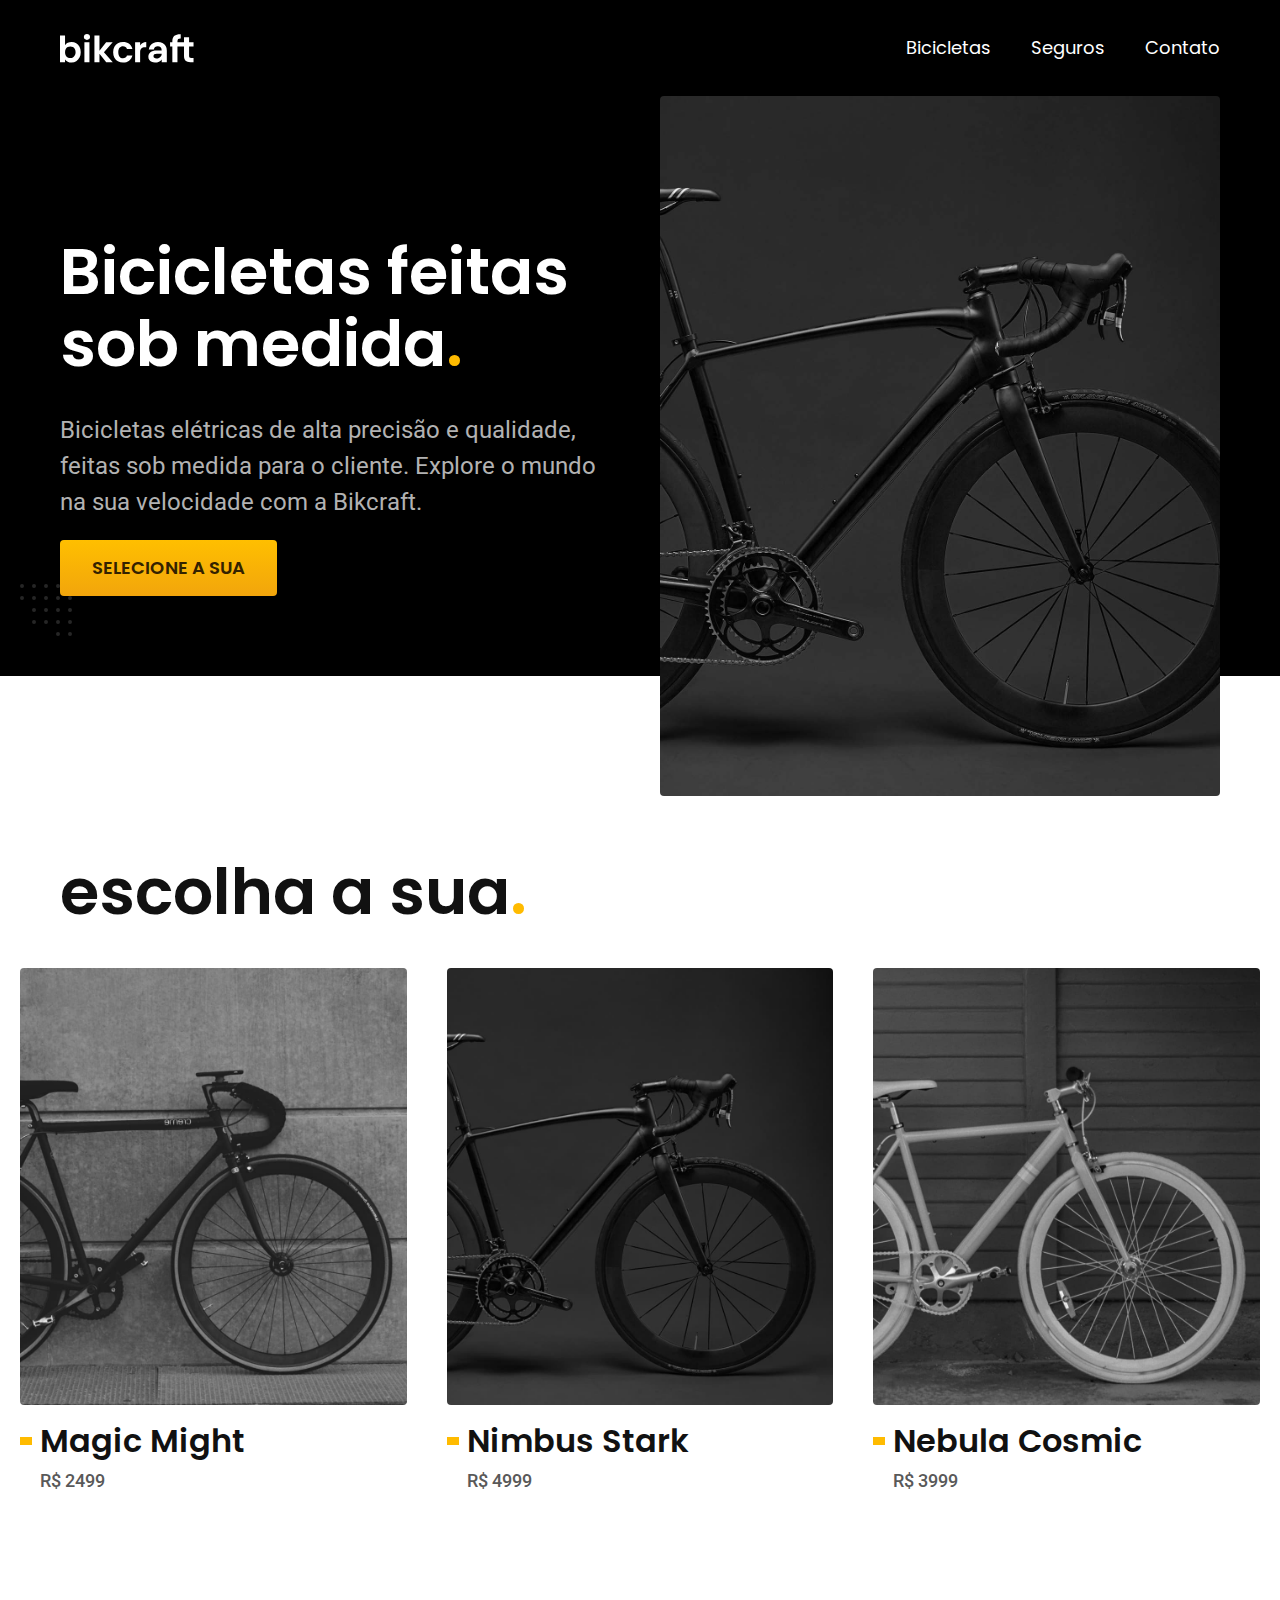
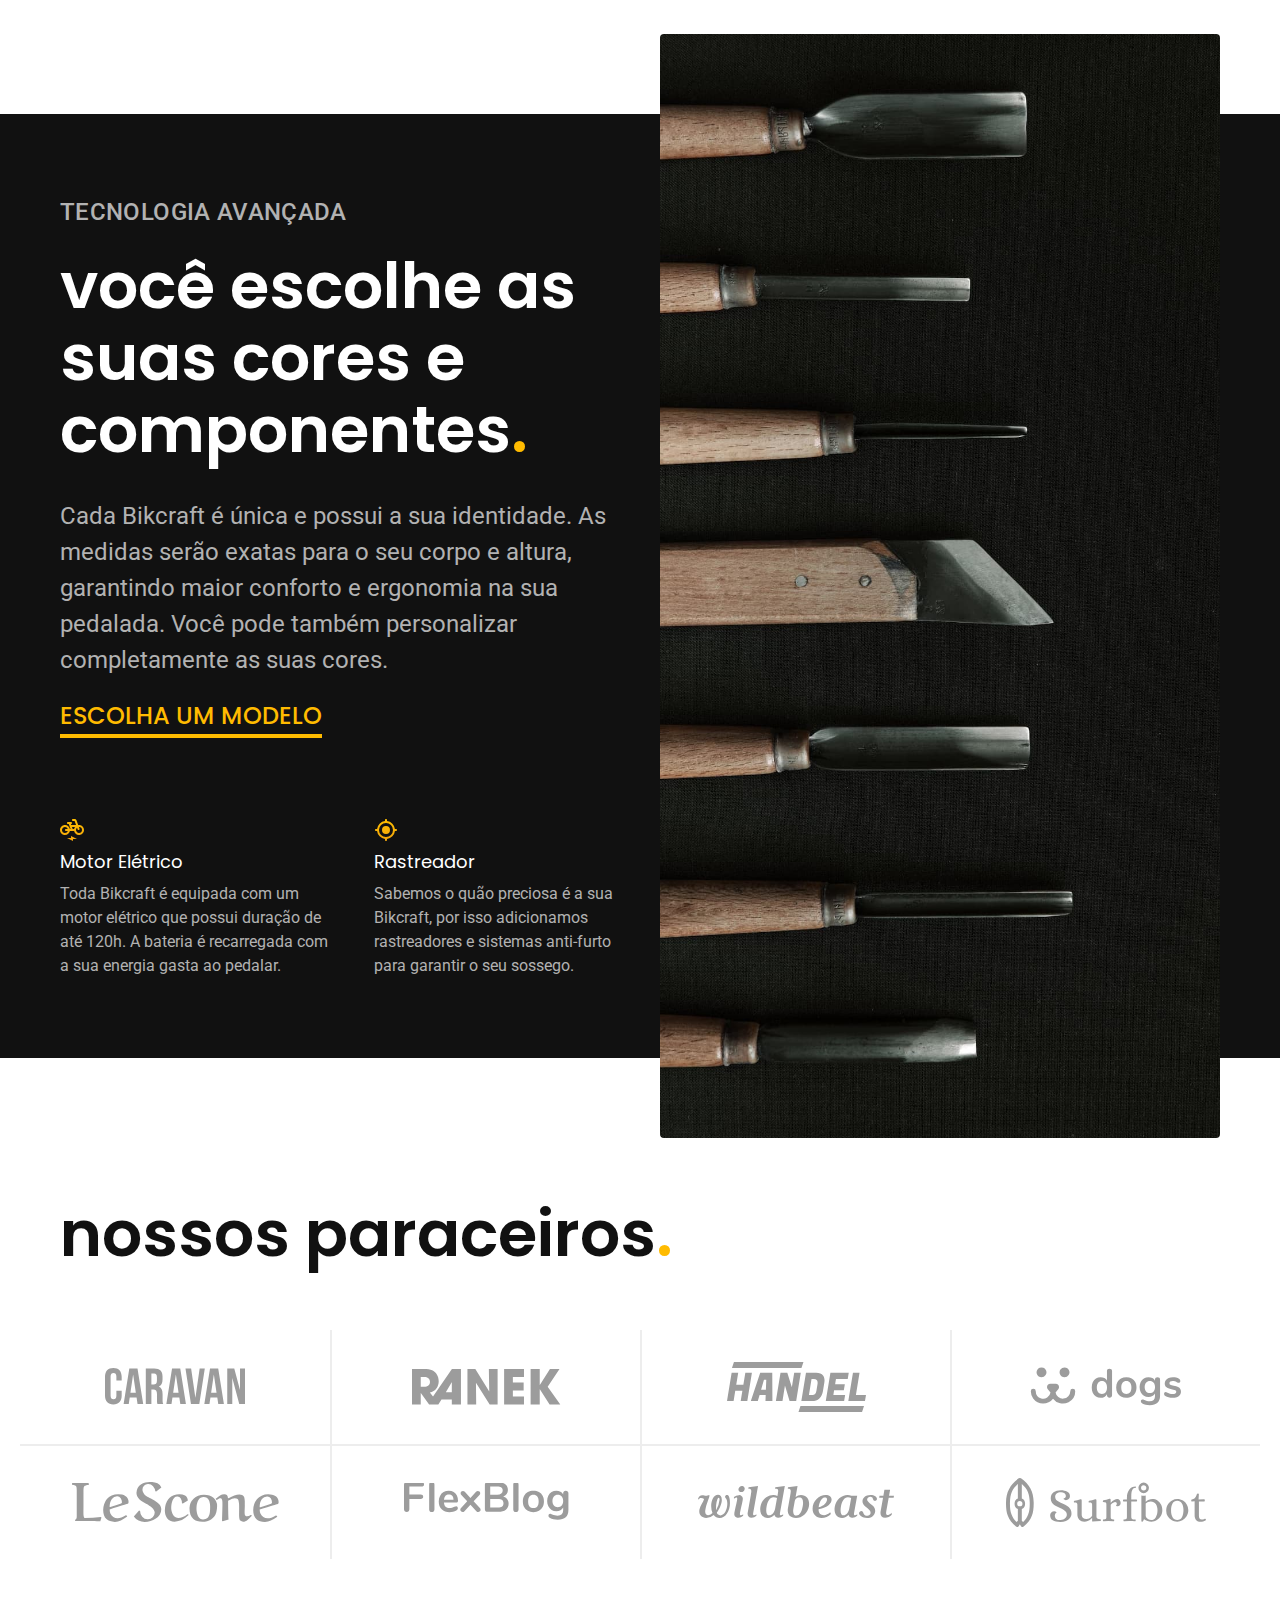
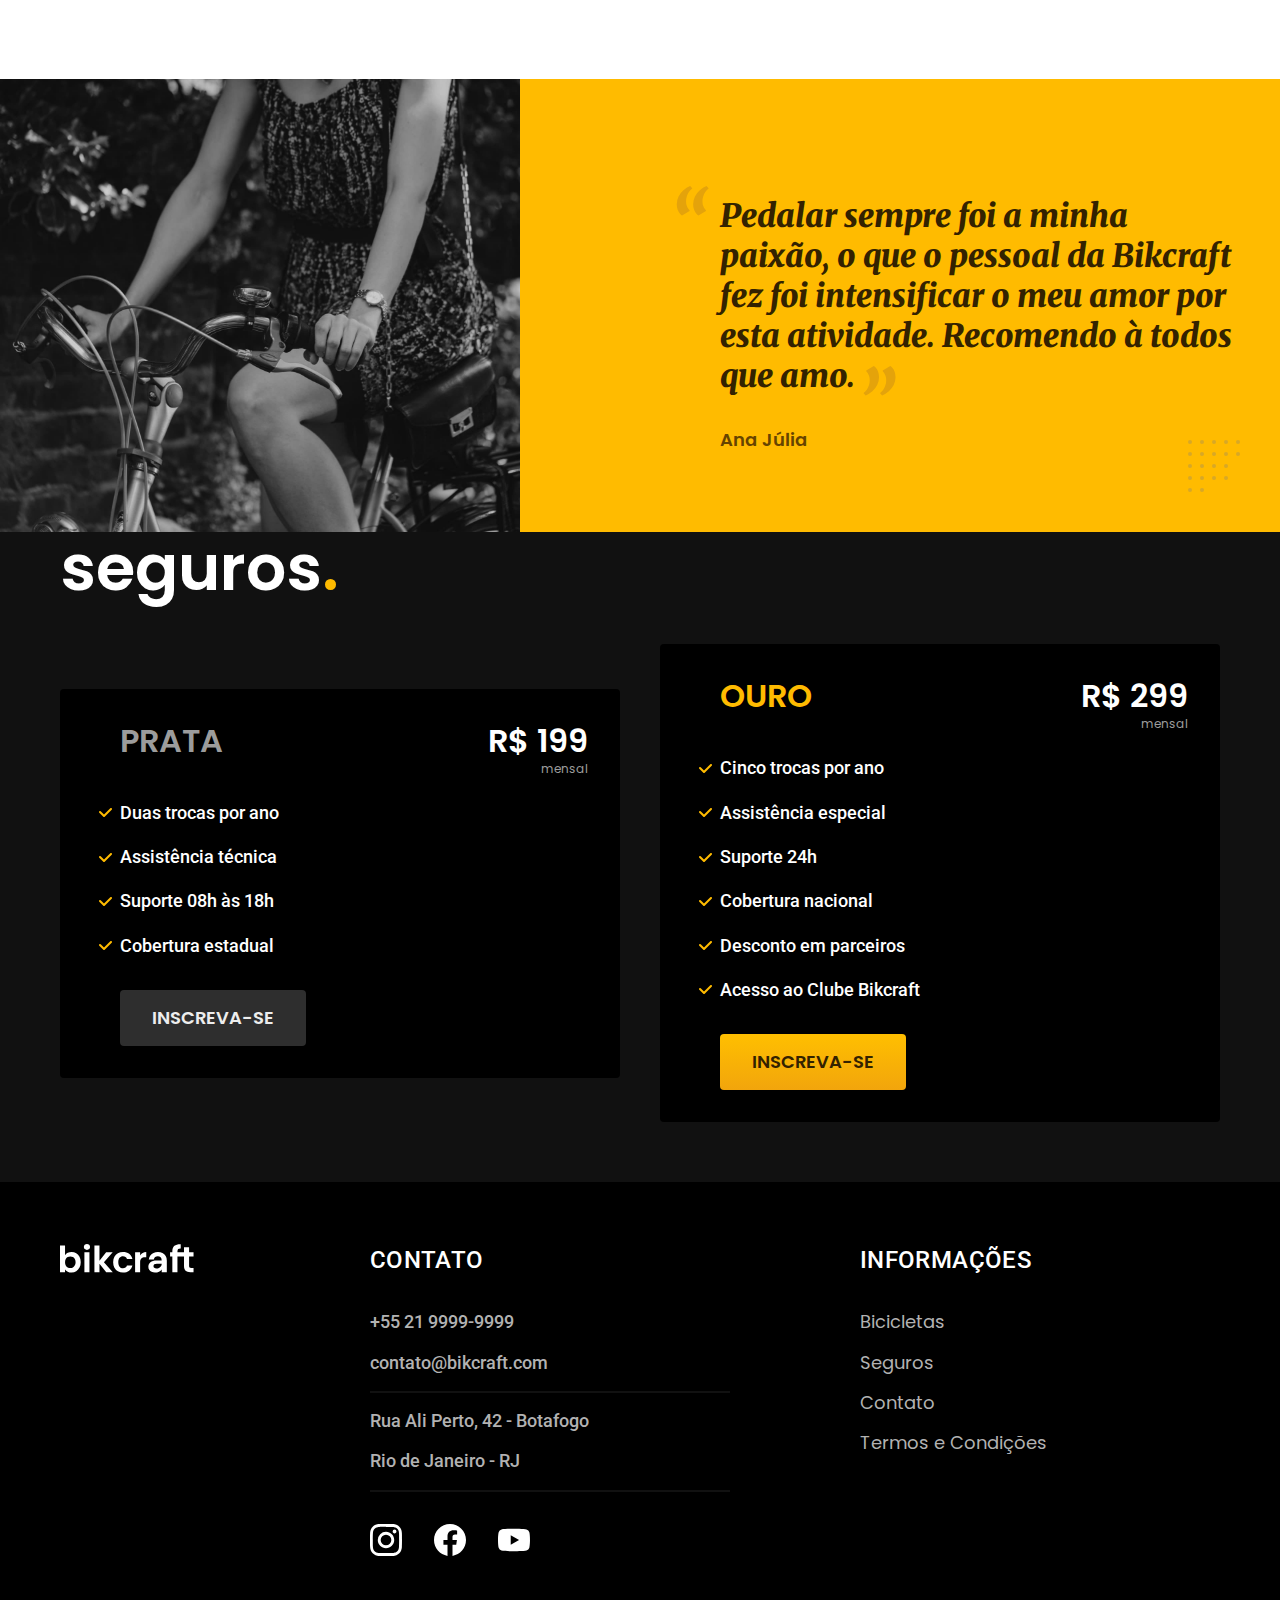
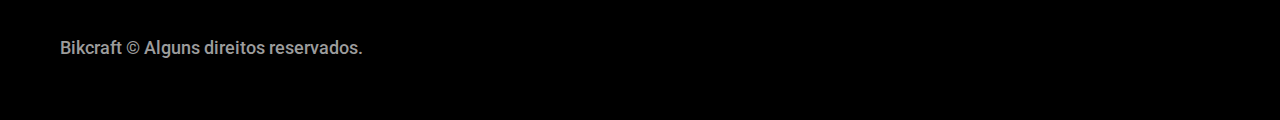
<file: index.html>
<!DOCTYPE html>
<html lang="pt-br">

<head>
    <meta charset="UTF-8">
    <meta name="viewport" content="width=device-width, initial-scale=1.0">
    <title>Bikcraft - Bicicletas Elétricas</title>
    <meta name="description"
        content="Bicicletas elétricas de alta precisão e qualidade,  feitas sob medida para o cliente. Explore o mundo na sua velocidade com a Bikcraft.">
    <link rel="stylesheet" href="./css/style.css">

    <link rel="preconnect" href="https://fonts.googleapis.com">
    <link rel="preconnect" href="https://fonts.gstatic.com" crossorigin>
    <link href="https://fonts.googleapis.com/css2?family=Merriweather:ital,opsz,wght@0,18..144,300..900;1,18..144,300..900&family=Poppins:ital,wght@0,100;0,200;0,300;0,400;0,500;0,600;0,700;0,800;0,900;1,100;1,200;1,300;1,400;1,500;1,600;1,700;1,800;1,900&family=Roboto:ital,wght@0,100..900;1,100..900&display=swap" rel="stylesheet">
</head>

<body id="seguros">
    <header class="header-bg">
        <div class="header container">
            <a href="./">
                <img src="./img/bikcraft.svg" alt="Bikcraft">
            </a>

            <nav aria-label="primaria">
                <ul class="header-menu font-1-m cor-0">
                    <li><a href="./bicicletas.html">Bicicletas</a></li>
                    <li><a href="./seguros.html">Seguros</a></li>
                    <li><a href="./contato.html">Contato</a></li>
                </ul>
            </nav>
        </div>
    </header>
    <!--INTRODUÇÃO-->
    <main class="introducao-bg">
        <div class="introducao container">
            <div class="introducao-conteudo">
                <h1 class="font-1-xxl cor-0">Bicicletas feitas sob medida<span class="cor-p1">.</span></h1>
                <p class="font-2-l cor-5">Bicicletas elétricas de alta precisão e qualidade, feitas sob medida para o
                    cliente. Explore o mundo na sua velocidade com a Bikcraft.</p>
                <a class="botao" href="./bicicletas.html">SELECIONE A SUA</a>
            </div>
            <div>
                <img src="img/fotos/introducao.jpg" alt="Bicicleta elétrica preta.">
            </div>
        </div>
    </main>

    <article class="bicicletas-lista">
        <h2 class=" container font-1-xxl">escolha a sua<span class="cor-p1">.</span></h2>
        <ul>
            <li>
                <a href="./bicicletas/magic.html">
                    <img src="./img/bicicletas/magic-home.jpg" alt="Bicicleta preta">
                    <h3 class="font-1-xl">Magic Might</h3>
                    <span class="font-2-m cor-8">R$ 2499</span>
                </a>
            </li>

            <li>
                <a href="./bicicletas/nimbus.html">
                    <img src="./img/bicicletas/nimbus-home.jpg" alt="Bicicleta preta">
                    <h3 class="font-1-xl">Nimbus Stark</h3>
                    <span class="font-2-m cor-8">R$ 4999</span>
                </a>
            </li>

            <li>
                <a href="./bicicletas/nebula.html">
                    <img src="./img/bicicletas/nebula-home.jpg" alt="Bicicleta preta">
                    <h3 class="font-1-xl">Nebula Cosmic</h3>
                    <span class="font-2-m cor-8">R$ 3999</span>
                </a>
            </li>
        </ul>
    </article>
    <!--TECNOLOGIA-->
    <article class="tecnologia-bg">
        <div class="tecnologia container">
            <div class="tecnologia-conteudo">
                <span class="font-2-l-b cor-5">Tecnologia Avançada</span>
                <h2 class="font-1-xxl cor-0">você escolhe as suas cores e componentes<span class="cor-p1">.</span></h2>
                <p class="font-2-l cor-5">Cada Bikcraft é única e possui a sua identidade. As medidas serão exatas para o seu corpo e altura, garantindo maior conforto e ergonomia na sua pedalada. Você pode também personalizar completamente as suas cores.</p>
                <a class="link" href="./bicicletas.html">Escolha um modelo</a>
                <div class="tecnologia-vantagens">
                    <div>
                        <img src="img/icones/eletrica.svg" alt="">
                        <h3 class="font-1-m cor-0">Motor Elétrico</h3>
                        <p class="font-2-s cor-5">Toda Bikcraft é equipada com um motor elétrico que possui duração de até 120h. A bateria é recarregada com a sua energia gasta ao pedalar.</p>
                    </div>
                    <div>
                        <img src="img/icones/rastreador.svg" alt="">
                        <h3 class="font-1-m cor-0">Rastreador</h3>
                        <p class="font-2-s cor-5">Sabemos o quão preciosa é a sua Bikcraft, por isso adicionamos rastreadores e sistemas anti-furto para garantir o seu sossego.</p>
                    </div>
                </div>
            </div>
            <div class="tecnologia-imagem">
                <img src="./img/fotos/tecnologia.jpg" alt="">
            </div>
        </div>
    </article>
    <!--PARCEIROS-->
    <section class="parceiros" aria-label="Nossos Parceiros">
        <h2 class="container font-1-xxl">nossos paraceiros<span class="cor-p1">.</span></h2>

        <ul>
            <li><img src="img/parceiros/caravan.svg" alt="caravan"></li>
            <li><img src="img/parceiros/ranek.svg" alt="ranek"></li>
            <li><img src="img/parceiros/handel.svg" alt="handel"></li>
            <li><img src="img/parceiros/dogs.svg" alt="dogs"></li>
            <li><img src="img/parceiros/lescone.svg" alt="lescone"></li>
            <li><img src="img/parceiros/flexblog.svg" alt="flexblog"></li>
            <li><img src="img/parceiros/wildbeast.svg" alt="wildbeast"></li>
            <li><img src="img/parceiros/surfbot.svg" alt="surfbot"></li>
        </ul>
    </section>
    <!--DEPOIMENTOS-->
    <section class="depoimento" aria-label="Depoimento">
        <div>
            <img src="./img/fotos/depoimento.jpg" alt="Pessoa pedalando uma bicicleta Bikcraft">
        </div>
        <div class="depoimento-conteudo">
            <blockquote class="font-1-xl cor-p5">
                <p>Pedalar sempre foi a minha paixão, o que o pessoal da Bikcraft fez foi intensificar o meu amor por esta atividade. Recomendo à todos que amo. </p>
            </blockquote>
            <span class="font-1-m-b cor-p4">Ana Júlia</span>
        </div>
    </section>
    <!--SEGUROS-->
  <article class="seguros-bg">
    <div class="seguros container">
      <h2 class="font-1-xxl cor-0">seguros<span class="cor-p1">.</span></h2>
      <div class="seguros-item">
        <h3 class="font-1-xl cor-6">PRATA</h3>
        <span class="font-1-xl cor-0">R$ 199 <span class="font-1-xs cor-6">mensal</span></span>
        <ul class="font-2-m cor-0">
          <li>Duas trocas por ano</li>
          <li>Assistência técnica</li>
          <li>Suporte 08h às 18h</li>
          <li>Cobertura estadual</li>
        </ul>
        <a class="botao secundario" href="./orcamento.html">Inscreva-se</a>
      </div>

      <div class="seguros-item">
        <h3 class="font-1-xl cor-p1">OURO</h3>
        <span class="font-1-xl cor-0">R$ 299 <span class="font-1-xs cor-6">mensal</span></span>
        <ul class="font-2-m cor-0">
          <li>Cinco trocas por ano</li>
          <li>Assistência especial</li>
          <li>Suporte 24h</li>
          <li>Cobertura nacional</li>
          <li>Desconto em parceiros</li>
          <li>Acesso ao Clube Bikcraft</li>
        </ul>
        <a class="botao" href="./orcamento.html">Inscreva-se</a>
      </div>
    </div>
    </article>
    <!--FOOTER-->
    <footer class="footer-bg">
        <div class="footer container">
            <img src="./img/bikcraft.svg" alt="Bikcraft">
            <div class="footer-contato">
                <h3 class="font-2-l-b cor-0">Contato</h3>
                <ul class="font-2-m cor-5">
                    <li><a href="tel:+552199999999">+55 21 9999-9999</a></li>
                    <li><a href="mailto:contato@bikcraft.com">contato@bikcraft.com</a></li>
                    <li>Rua Ali Perto, 42 - Botafogo</li>
                    <li>Rio de Janeiro - RJ</li>
                </ul>
                <div class="footer-redes">
                    <a href="./">
                        <img src="./img/redes/instagram.svg" alt="Instagram">
                    </a>
                    <a href="./">
                        <img src="./img/redes/facebook.svg" alt="Facebook">
                    </a>
                    <a href="./">
                        <img src="./img/redes/youtube.svg" alt="Youtube">
                    </a>
                </div>
            </div>
            <div class="footer-informacoes">
                <h3 class="font-2-l-b cor-0">Informações</h3>
                <nav>
                    <ul class="font-1-m cor-5">
                    <li><a href="./bicicletas.html">Bicicletas</a></li>
                    <li><a href="./seguros.html">Seguros</a></li>
                    <li><a href="./contato.html">Contato</a></li>
                    <li><a href="./termos.html">Termos e Condições</a></li>
                    </ul>
                </nav>
            </div>
            <p class="footer-copy font-2-m cor-6">Bikcraft © Alguns direitos reservados.</p>
        </div>
    </footer>
</body>

</html>
</file>
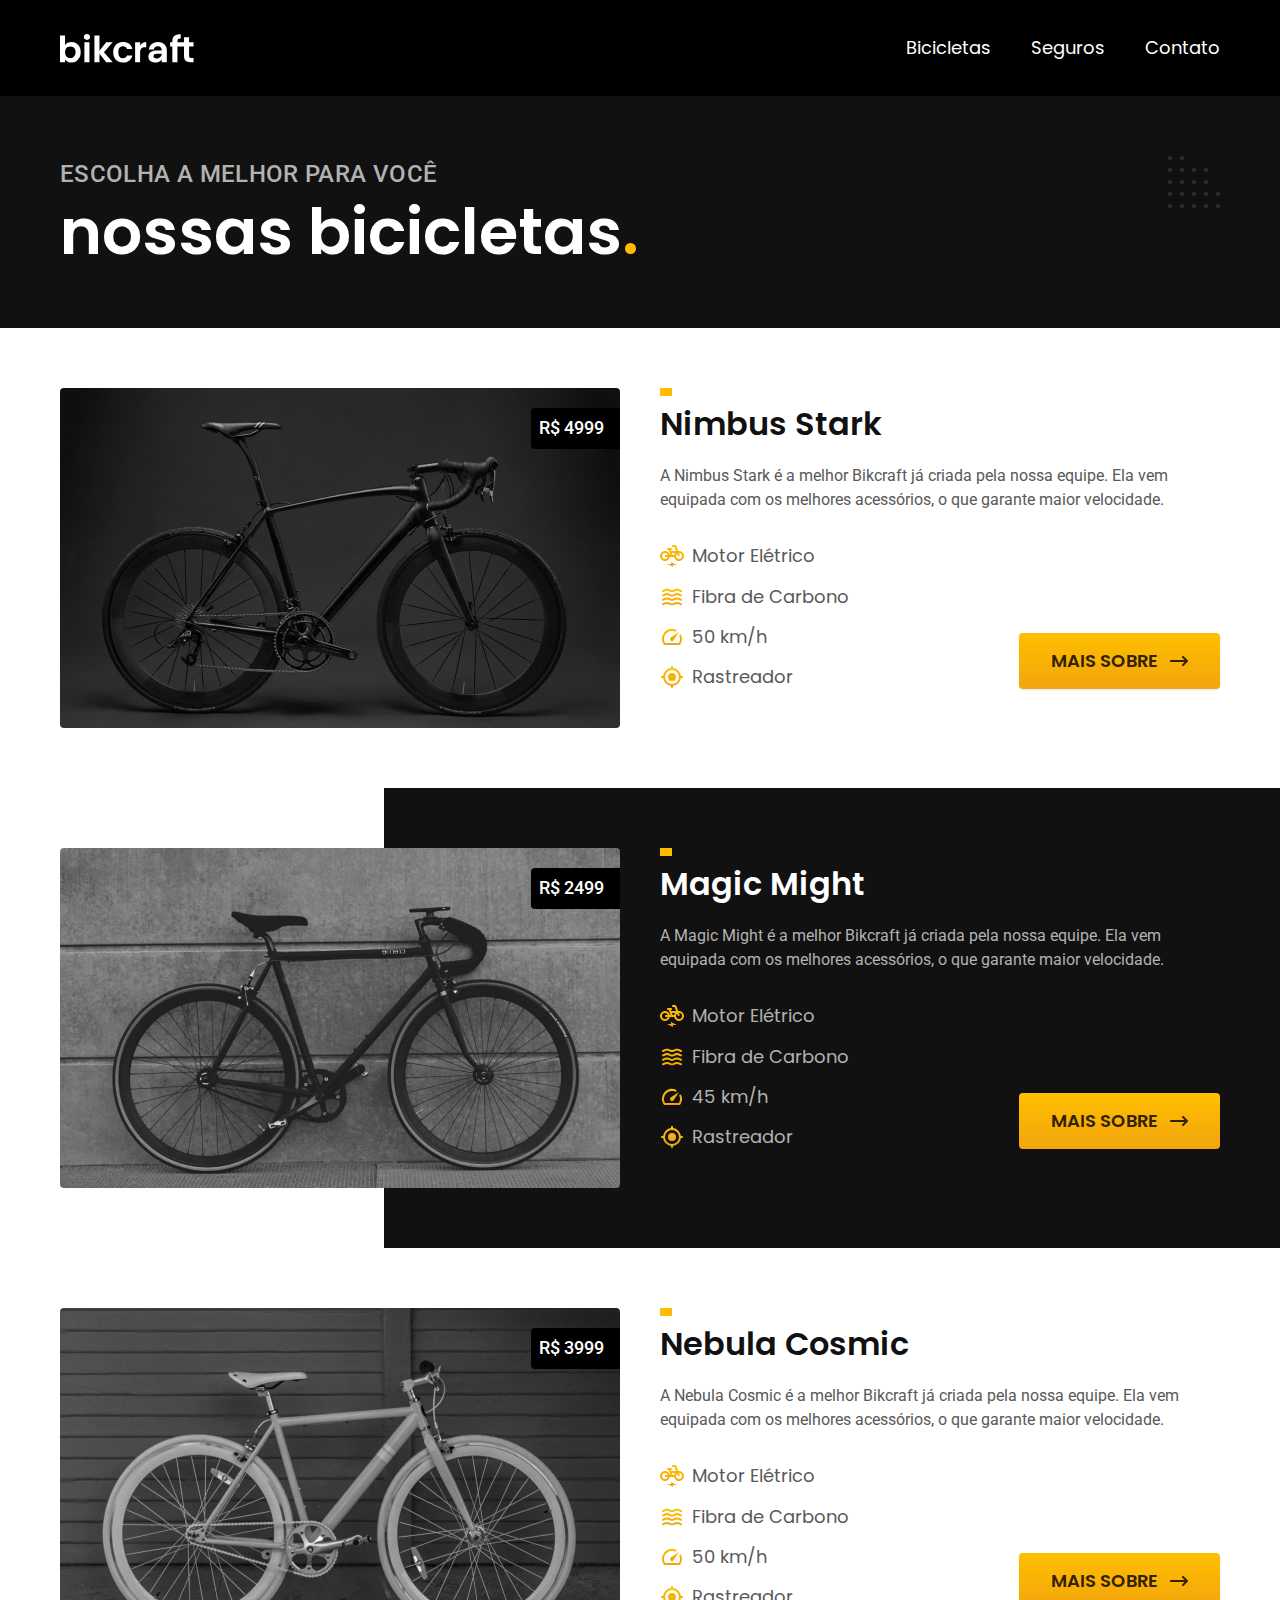
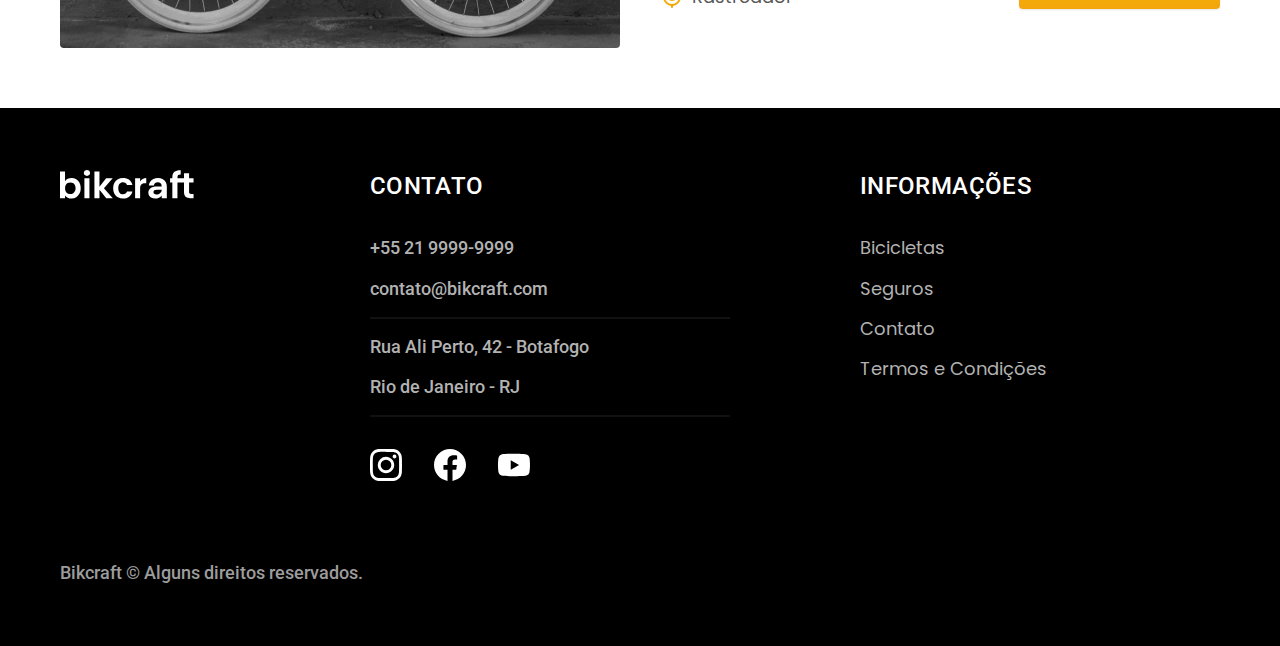
<file: bicicletas.html>
<!DOCTYPE html>
<html lang="pt-br">

<head>
    <meta charset="UTF-8">
    <meta name="viewport" content="width=device-width, initial-scale=1.0">
    <title>Bicicletas | Bikcraft</title>
    <meta name="description" content="Bicicletas">
    <link rel="stylesheet" href="./css/style.css">

    <link rel="preconnect" href="https://fonts.googleapis.com">
    <link rel="preconnect" href="https://fonts.gstatic.com" crossorigin>
    <link href="https://fonts.googleapis.com/css2?family=Merriweather:ital,opsz,wght@0,18..144,300..900;1,18..144,300..900&family=Poppins:ital,wght@0,100;0,200;0,300;0,400;0,500;0,600;0,700;0,800;0,900;1,100;1,200;1,300;1,400;1,500;1,600;1,700;1,800;1,900&family=Roboto:ital,wght@0,100..900;1,100..900&display=swap" rel="stylesheet">
</head>

<body id="bicicletas">
    <header class="header-bg">
        <div class="header container">
            <a href="./">
                <img src="./img/bikcraft.svg" alt="Bikcraft">
            </a>

            <nav aria-label="primaria">
                <ul class="header-menu font-1-m cor-0">
                    <li><a href="./bicicletas.html">Bicicletas</a></li>
                    <li><a href="./seguros.html">Seguros</a></li>
                    <li><a href="./contato.html">Contato</a></li>
                </ul>
            </nav>
        </div>
    </header>
    <!--BICICLETAS-->
    <main>
        <div class="titulo-bg">
            <div class="titulo container">
                <p class="font-2-l-b cor-5">Escolha a melhor para você</p>
                <h1 class="font-1-xxl cor-0">nossas bicicletas<span class="cor-p1">.</span></h1>
            </div>
        </div>
            <div class="bicicletas container">
                <div class="bicicletas-imagem">
                    <img src="./img/bicicletas/nimbus.jpg" alt="Bicicleta preta">
                    <span class="font-2-m cor-0">R$ 4999</span>
                </div>
                <div class="bicicletas-conteudo">
                    <h2 class="font-1-xl">Nimbus Stark</h2>
                    <p class="font-2-s cor-8">A Nimbus Stark é a melhor Bikcraft já criada pela nossa equipe. Ela vem equipada com os melhores acessórios, o que garante maior velocidade.</p>
                    <ul class="font-1-m cor-8">
                        <li><img src="./img/icones/eletrica.svg" alt="">Motor Elétrico</li>
                        <li><img src="./img/icones/carbono.svg" alt="">Fibra de Carbono</li>
                        <li><img src="./img/icones/velocidade.svg" alt="">50 km/h</li>
                        <li><img src="./img/icones/rastreador.svg" alt="">Rastreador</li>
                    </ul>
                    <a class="botao seta" href="./bicicletas/nimbus.html">Mais Sobre</a>                         
                </div>
         </div>

         <div class="bicicletas-bg">
            <div class="bicicletas container">
                <div class="bicicletas-imagem">
                    <img src="./img/bicicletas/magic.jpg" alt="Bicicleta preta">
                    <span class="font-2-m cor-0">R$ 2499</span>
                </div>
                <div class="bicicletas-conteudo">
                    <h2 class="font-1-xl cor-0">Magic Might</h2>
                    <p class="font-2-s cor-5">A Magic Might é a melhor Bikcraft já criada pela nossa equipe. Ela vem equipada com os melhores acessórios, o que garante maior velocidade.</p>
                    <ul class="font-1-m cor-5">
                        <li><img src="./img/icones/eletrica.svg" alt="">Motor Elétrico</li>
                        <li><img src="./img/icones/carbono.svg" alt="">Fibra de Carbono</li>
                        <li><img src="./img/icones/velocidade.svg" alt="">45 km/h</li>
                        <li><img src="./img/icones/rastreador.svg" alt="">Rastreador</li>
                    </ul>
                     <a class="botao seta" href="./bicicletas/magic.html">Mais Sobre</a>
                </div>
            </div>
         </div>

            <div class="bicicletas container">
                <div class="bicicletas-imagem">
                    <img src="./img/bicicletas/nebula.jpg" alt="Bicicleta preta">
                    <span class="font-2-m cor-0">R$ 3999</span>
                </div>
                <div class="bicicletas-conteudo">
                    <h2 class="font-1-xl">Nebula Cosmic</h2>
                    <p class="font-2-s cor-8">A Nebula Cosmic é a melhor Bikcraft já criada pela nossa equipe. Ela vem equipada com os melhores acessórios, o que garante maior velocidade.</p>
                    <ul class="font-1-m cor-8">
                        <li><img src="./img/icones/eletrica.svg" alt="">Motor Elétrico</li>
                        <li><img src="./img/icones/carbono.svg" alt="">Fibra de Carbono</li>
                        <li><img src="./img/icones/velocidade.svg" alt="">50 km/h</li>
                        <li><img src="./img/icones/rastreador.svg" alt="">Rastreador</li>
                    </ul>
                     <a class="botao seta" href="./bicicletas/nebula.html">Mais Sobre</a>
                </div>
            </div>
         
    </main>
   
    <!--Footer - Rodapé-->
    <footer class="footer-bg">
        <div class="footer container">
            <img src="./img/bikcraft.svg" alt="Bikcraft">
            <div class="footer-contato">
                <h3 class="font-2-l-b cor-0">Contato</h3>
                <ul class="font-2-m cor-5">
                    <li><a href="tel:+552199999999">+55 21 9999-9999</a></li>
                    <li><a href="mailto:contato@bikcraft.com">contato@bikcraft.com</a></li>
                    <li>Rua Ali Perto, 42 - Botafogo</li>
                    <li>Rio de Janeiro - RJ</li>
                </ul>
                <div class="footer-redes">
                    <a href="./">
                        <img src="./img/redes/instagram.svg" alt="Instagram">
                    </a>
                    <a href="./">
                        <img src="./img/redes/facebook.svg" alt="Facebook">
                    </a>
                    <a href="./">
                        <img src="./img/redes/youtube.svg" alt="Youtube">
                    </a>
                </div>
            </div>
            <div class="footer-informacoes">
                <h3 class="font-2-l-b cor-0">Informações</h3>
                <nav>
                    <ul class="font-1-m cor-5">
                    <li><a href="./bicicletas.html">Bicicletas</a></li>
                    <li><a href="./seguros.html">Seguros</a></li>
                    <li><a href="./contato.html">Contato</a></li>
                    <li><a href="./termos.html">Termos e Condições</a></li>
                    </ul>
                </nav>
            </div>
            <p class="footer-copy font-2-m cor-6">Bikcraft © Alguns direitos reservados.</p>
        </div>
    </footer>
    </body>

</html>
</file>
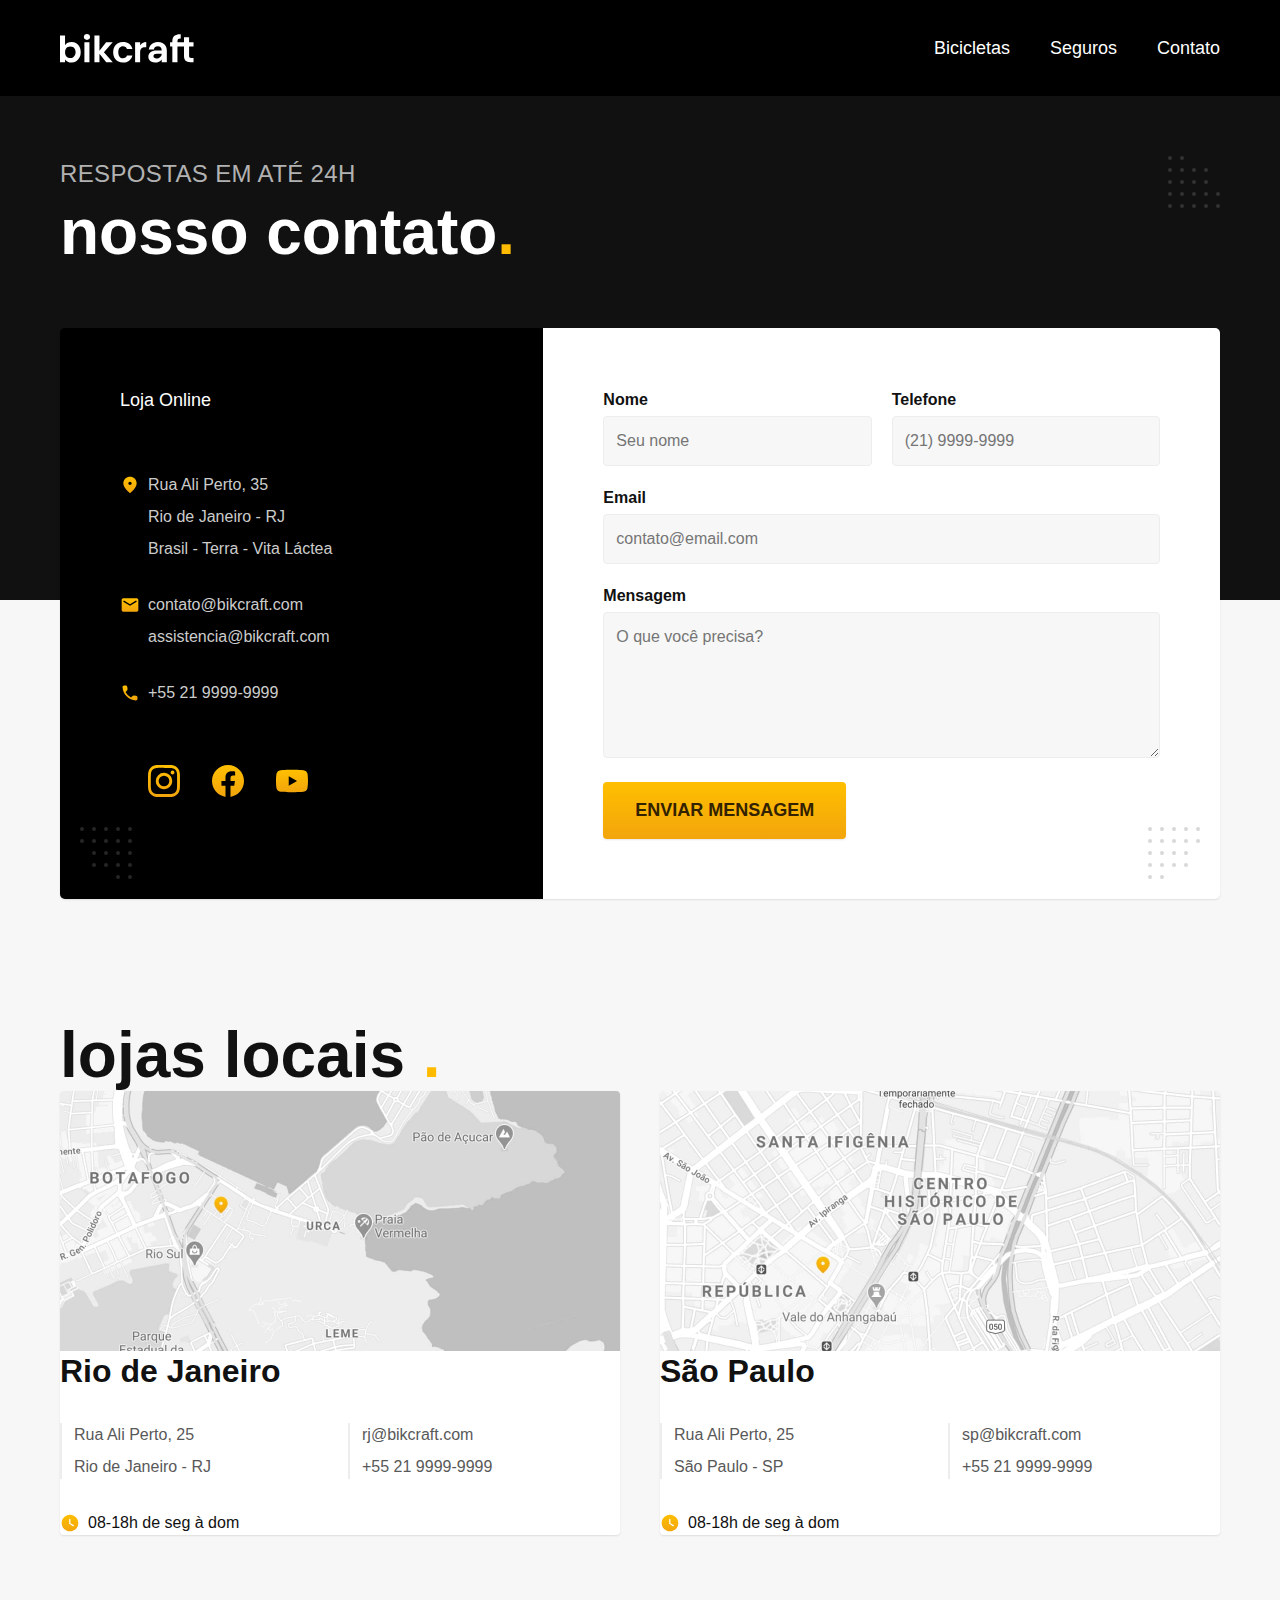
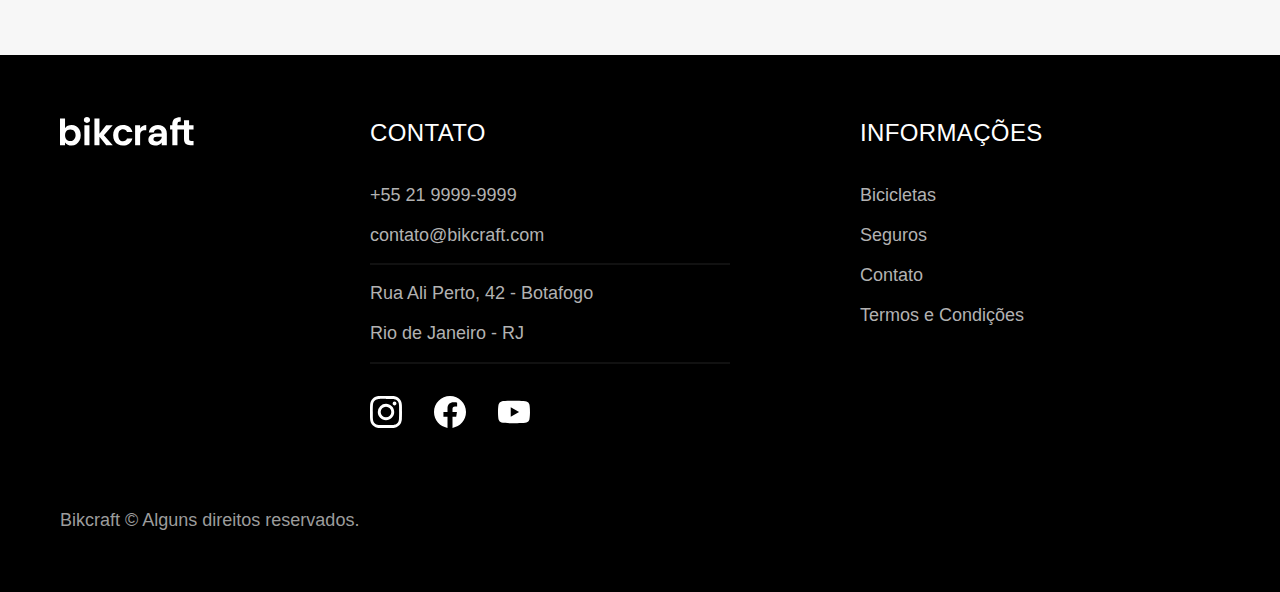
<file: contato.html>
<!DOCTYPE html>
<html lang="pt-br">

<head>
  <meta charset="UTF-8">
  <meta name="viewport" content="width=device-width, initial-scale=1.0">

  <title>Contato | Bikcraft</title>
  <meta name="description" content="Contato.">

  <link rel="stylesheet" href="./css/style.css">
</head>

<body id="contato">
  <header class="header-bg">
    <div class="header container">
      <a href="./">
        <img src="./img/bikcraft.svg" alt="Bikcraft">
      </a>

      <nav aria-label="primaria">
        <ul class="header-menu font-1-m cor-0">
          <li><a href="./bicicletas.html">Bicicletas</a></li>
          <li><a href="./seguros.html">Seguros</a></li>
          <li><a href="./contato.html">Contato</a></li>
        </ul>
      </nav>
    </div>
  </header>

  <main>
    <div class="titulo-bg">
      <div class="titulo container">
        <p class="font-2-l-b cor-5">Respostas em até 24h</p>
        <h1 class="font-1-xxl cor-0">nosso contato<span class="cor-p1">.</span></h1>
      </div>
    </div>

    <div class="contato container">
      <section class="contato-dados" aria-label="Endereço">
        <h2 class="font-1-m cor-0">Loja Online</h2>
        <div class="contato-endereco font-2-s cor-4">
          <p>Rua Ali Perto, 35</p>
          <p>Rio de Janeiro - RJ</p>
          <p>Brasil - Terra - Vita Láctea</p>
        </div>
        <address class="contato-meios font-2-s cor-4">
          <a href="mailto:contato@bikcraft.com">contato@bikcraft.com</a>
          <a href="mailto:assistencia@bikcraft.com">assistencia@bikcraft.com</a>
          <a href="tel:+552199999999">+55 21 9999-9999</a>
        </address>
        <div class="contato-redes">
          <a href="./">
            <img src="./img/redes/instagram-p.svg" alt="Instagram">
          </a>
          <a href="./">
            <img src="./img/redes/facebook-p.svg" alt="Facebook">
          </a>
          <a href="./">
            <img src="./img/redes/youtube-p.svg" alt="Youtube">
          </a>         
        </div>
      </section>
      <section class="contato-formulario" aria-label="Formulário">
        <form class="form" action="./contato.html">
          <div>
            <label for="nome">Nome</label>
            <input type="text" id="nome" name="nome" placeholder="Seu nome">
          </div>
          <div>
            <label for="telefone">Telefone</label>
            <input type="text" id="telefone" name="telefone" placeholder="(21) 9999-9999">
          </div> 
          <div class="col-2">   
            <label for="email">Email</label>
            <input type="email" id="email" name="email" placeholder="contato@email.com">
          </div>  
          <div class="col-2">     
            <label for="mensagem">Mensagem</label>
            <textarea rows="5" id="mensagem" name="mensagem" placeholder="O que você precisa?"></textarea>
          </div>      
          <button class="botao col-2">Enviar Mensagem</button>           
        </form>
      </section>
    </div>
  </main>

  <article class="lojas container">
    <h2 class="font-1-xxl">lojas locais <span class="cor-p1">.</span></h2>
    <div class="lojas-item">
      <img src="./img/lojas/rj.jpg" alt="mapa marcando o endereço em Rua Ali Perto, 25 - Rio de Janeiro - RJ">
    <div class="lojas-conteudo">
      <h3 class="font-1-xl">Rio de Janeiro</h3>
      <div class="lojas-dados font-2-s cor-8">
        <p>Rua Ali Perto, 25</p>
        <p>Rio de Janeiro - RJ</p>
      </div>
      <div class="lojas-dados font-2-s cor-8">
        <a href="mailto:rj@bikcraft.com">rj@bikcraft.com</a>
        <a href="tel:+552199999999">+55 21 9999-9999</a>
      </div>
      <p class="lojas-tempo font-1-s"><img src="./img/icones/horario.svg" alt="">08-18h de seg à dom</p>
    </div>
  </div>

    <div class="lojas-item">
      <img src="./img/lojas/sp.jpg" alt="mapa marcando o endereço em Rua Ali Perto, 25 - São Paulo - SP">
      <div class="lojas-conteudo">
        <h3 class="font-1-xl">São Paulo</h3>
      <div class="lojas-dados font-2-s cor-8">
        <p>Rua Ali Perto, 25</p>
        <p>São Paulo - SP</p>
      </div>
      <div class="lojas-dados font-2-s cor-8">
        <a href="mailto:rj@bikcraft.com">sp@bikcraft.com</a>
        <a href="tel:+552199999999">+55 21 9999-9999</a>
      </div>
      <p class="lojas-tempo font-1-s"><img src="./img/icones/horario.svg" alt="">08-18h de seg à dom</p>
    </div>
  </div>
  </article>

  <footer class="footer-bg">
    <div class="footer container">
      <img src="./img/bikcraft.svg" alt="Bikcraft">
      <div class="footer-contato">
        <h3 class="font-2-l-b cor-0">Contato</h3>
        <ul class="font-2-m cor-5">
          <li><a href="tel:+552199999999">+55 21 9999-9999</a></li>
          <li><a href="mailto:contato@bikcraft.com">contato@bikcraft.com</a></li>
          <li>Rua Ali Perto, 42 - Botafogo</li>
          <li>Rio de Janeiro - RJ</li>
        </ul>
        <div class="footer-redes">
          <a href="./">
            <img src="./img/redes/instagram.svg" alt="Instagram">
          </a>
          <a href="./">
            <img src="./img/redes/facebook.svg" alt="Facebook">
          </a>
          <a href="./">
            <img src="./img/redes/youtube.svg" alt="Youtube">
          </a>
        </div>
      </div>
      <div class="footer-informacoes">
        <h3 class="font-2-l-b cor-0">Informações</h3>
        <nav>
          <ul class="font-1-m cor-5">
            <li><a href="./bicicletas.html">Bicicletas</a></li>
            <li><a href="./seguros.html">Seguros</a></li>
            <li><a href="./contato.html">Contato</a></li>
            <li><a href="./termos.html">Termos e Condições</a></li>
          </ul>
        </nav>
      </div>
      <p class="footer-copy font-2-m cor-6">Bikcraft © Alguns direitos reservados.</p>
    </div>
  </footer>
</body>

</html>
</file>
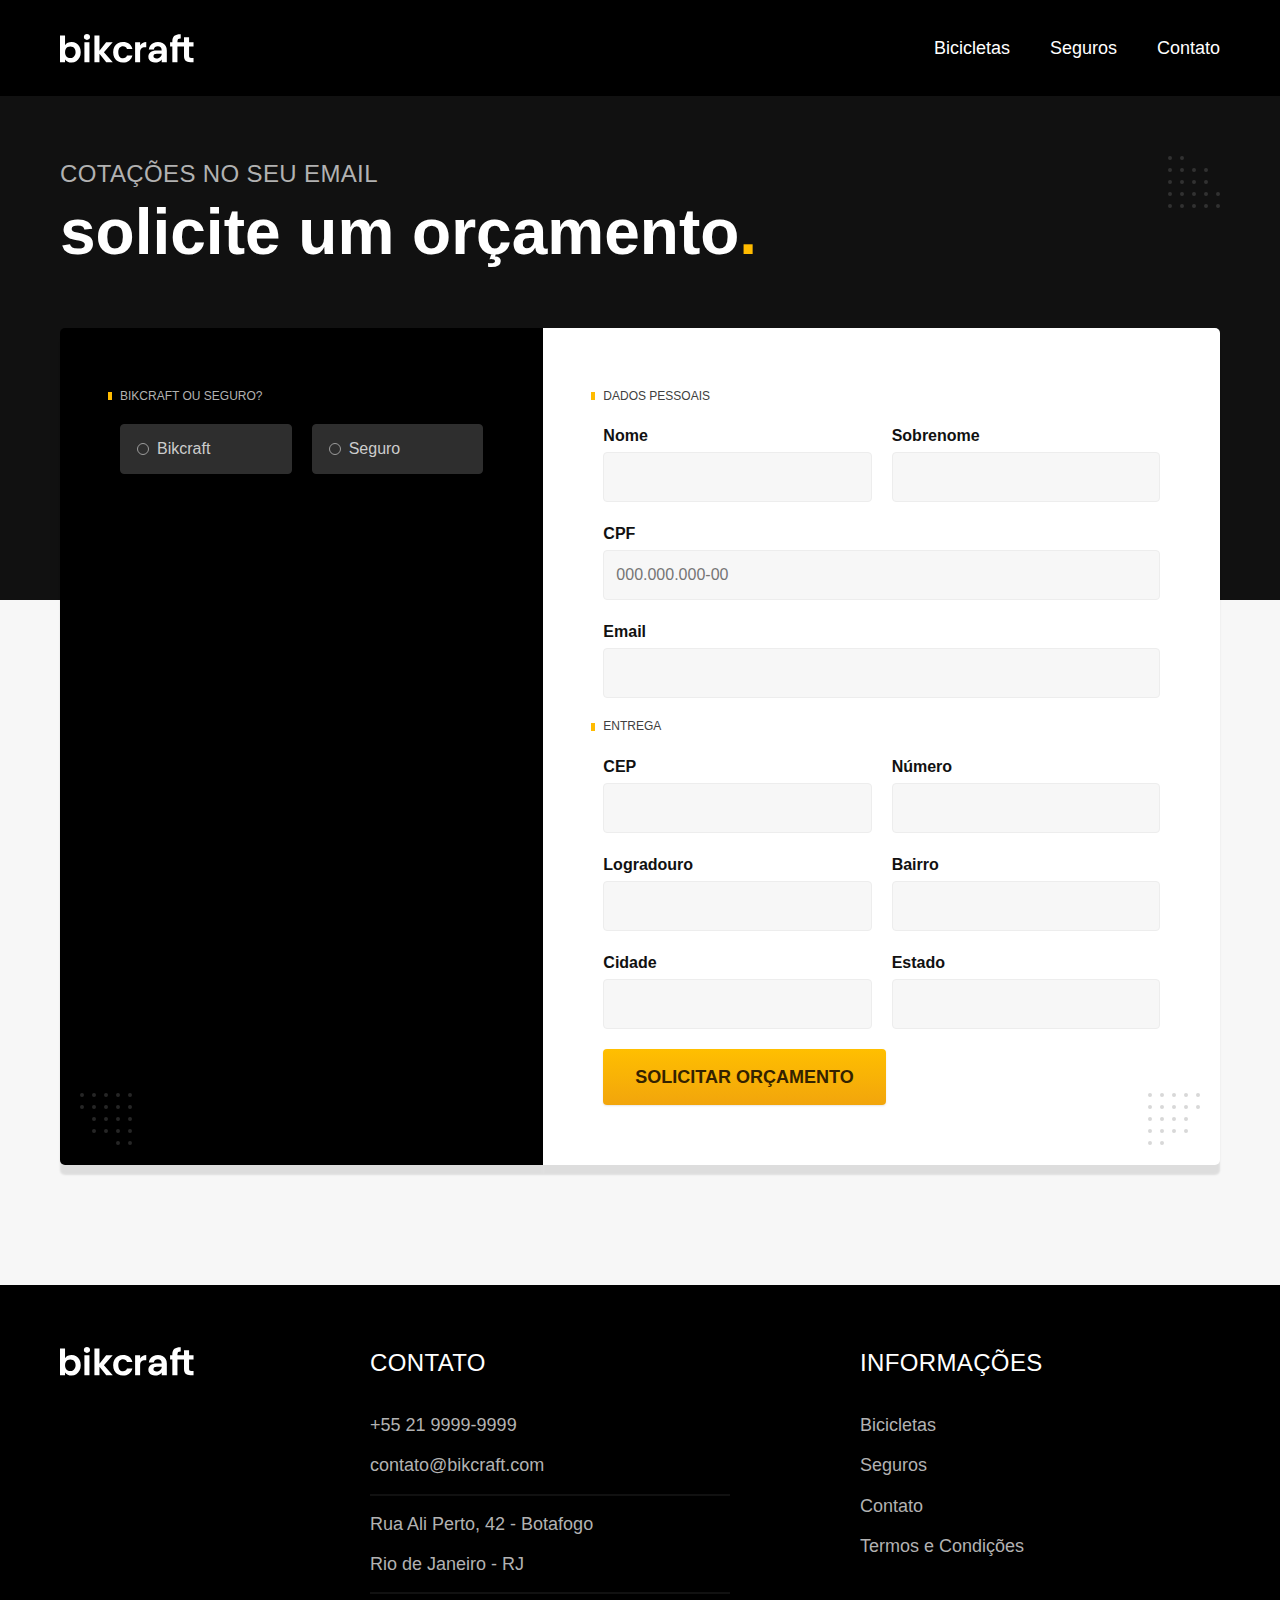
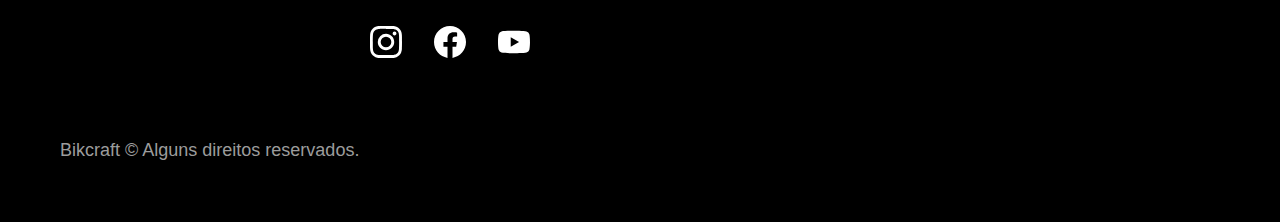
<file: orcamento.html>
<!DOCTYPE html>
<html lang="pt-br">

<head>
  <meta charset="UTF-8">
  <meta name="viewport" content="width=device-width, initial-scale=1.0">

  <title>Orçamento | Bikcraft</title>
  <meta name="description" content="Orçamento.">

  <link rel="stylesheet" href="./css/style.css">
</head>

<body id="orcamento">
  <header class="header-bg">
    <div class="header container">
      <a href="./">
        <img src="./img/bikcraft.svg" alt="Bikcraft">
      </a>

      <nav aria-label="primaria">
        <ul class="header-menu font-1-m cor-0">
          <li><a href="./bicicletas.html">Bicicletas</a></li>
          <li><a href="./seguros.html">Seguros</a></li>
          <li><a href="./contato.html">Contato</a></li>
        </ul>
      </nav>
    </div>
  </header>

  <main>
    <div class="titulo-bg">
      <div class="titulo container">
        <p class="font-2-l-b cor-5">Cotações no seu email</p>
        <h1 class="font-1-xxl cor-0">solicite um orçamento<span class="cor-p1">.</span></h1>
      </div>
    </div>

       <form class="orcamento container" action="./orcamento.html">
      <div class="orcamento-produto">
        <h2 class="font-1-xs cor-5">Bikcraft ou Seguro?</h2>

        <input type="radio" name="tipo" value="bikcraft" id="bikcraft">
        <label for="bikcraft">Bikcraft</label>

        <input type="radio" name="tipo" value="seguro" id="seguro">
        <label for="seguro">Seguro</label>

        <div class="orcamento-conteudo" id="orcamento-bikcraft">
          <h2 class="font-1-xs cor-5">Escolha a sua</h2>

          <input type="radio" name="produto" value="nimbus" id="nimbus">
          <label for="nimbus">Nimbus Stark <span>R$ 4999</span></label>
          <div class="orcamento-detalhes">
            <ul class="font-1-xs cor-8">
              <li><img src="./img/icones/eletrica.svg" alt=""> Motor Elétrico</li>
              <li><img src="./img/icones/carbono.svg" alt=""> Fibra de Carbono</li>
              <li><img src="./img/icones/velocidade.svg" alt=""> 50 km/h</li>
              <li><img src="./img/icones/rastreador.svg" alt=""> Rastreador</li>
            </ul>
            <img src="./img/bicicletas/nimbus.jpg" alt="Bicicleta preta">
          </div>

          <input type="radio" name="produto" value="magic" id="magic">
          <label for="magic">Magic Might <span>R$ 2499</span></label>
          <div class="orcamento-detalhes">
            <ul class="font-1-xs cor-8">
              <li><img src="./img/icones/eletrica.svg" alt=""> Motor Elétrico</li>
              <li><img src="./img/icones/carbono.svg" alt=""> Fibra de Carbono</li>
              <li><img src="./img/icones/velocidade.svg" alt=""> 45 km/h</li>
              <li><img src="./img/icones/rastreador.svg" alt=""> Rastreador</li>
            </ul>
            <img src="./img/bicicletas/magic.jpg" alt="Bicicleta preta">
          </div>

          <input type="radio" name="produto" value="nebula" id="nebula">
          <label for="nebula">Nebula Cosmic <span>R$ 3999</span></label>
          <div class="orcamento-detalhes">
            <ul class="font-1-xs cor-8">
              <li><img src="./img/icones/eletrica.svg" alt=""> Motor Elétrico</li>
              <li><img src="./img/icones/carbono.svg" alt=""> Fibra de Carbono</li>
              <li><img src="./img/icones/velocidade.svg" alt=""> 40 km/h</li>
              <li><img src="./img/icones/rastreador.svg" alt=""> Rastreador</li>
            </ul>
            <img src="./img/bicicletas/nebula.jpg" alt="Bicicleta branca">
          </div>

        </div>

        <div class="orcamento-conteudo" id="orcamento-seguro">
          <h2 class="font-1-xs cor-5">Escolha o plano</h2>

          <input type="radio" name="produto" value="prata" id="prata">
          <label for="prata">Prata <span>R$ 199</span></label>

          <input type="radio" name="produto" value="ouro" id="ouro">
          <label for="ouro">Ouro <span>R$ 299</span></label>
        </div>
      </div>
      <div class="orcamento-dados form">
        <h2 class="font-1-xs cor-9 col-2">dados pessoais</h2>
        <div>
          <label for="nome">Nome</label>
          <input type="text" id="nome" name="nome">
        </div>
        <div>
          <label for="sobrenome">Sobrenome</label>
          <input type="text" id="sobrenome" name="sobrenome">
        </div>
        <div class="col-2">
          <label for="cpf">CPF</label>
          <input type="text" id="cpf" name="cpf" placeholder="000.000.000-00">
        </div>
        <div class="col-2">
          <label for="email">Email</label>
          <input type="email" id="email" name="email">
        </div>
        <h2 class="font-1-xs cor-9 col-2">entrega</h2>
        <div>
          <label for="cep">CEP</label>
          <input type="text" id="cep" name="cep">
        </div>
        <div>
          <label for="numero">Número</label>
          <input type="text" id="numero" name="numero">
        </div>
        <div>
          <label for="logradouro">Logradouro</label>
          <input type="text" id="logradouro" name="logradouro">
        </div>
        <div>
          <label for="bairro">Bairro</label>
          <input type="text" id="bairro" name="bairro">
        </div>
        <div>
          <label for="cidade">Cidade</label>
          <input type="text" id="cidade" name="cidade">
        </div>
        <div>
          <label for="estado">Estado</label>
          <input type="text" id="estado" name="estado">
        </div>
        <button class="botao col-2">Solicitar Orçamento</button>
      </div>
    </form>

  </main>

  <footer class="footer-bg">
    <div class="footer container">
      <img src="./img/bikcraft.svg" alt="Bikcraft">
      <div class="footer-contato">
        <h3 class="font-2-l-b cor-0">Contato</h3>
        <ul class="font-2-m cor-5">
          <li><a href="tel:+552199999999">+55 21 9999-9999</a></li>
          <li><a href="mailto:contato@bikcraft.com">contato@bikcraft.com</a></li>
          <li>Rua Ali Perto, 42 - Botafogo</li>
          <li>Rio de Janeiro - RJ</li>
        </ul>
        <div class="footer-redes">
          <a href="./">
            <img src="./img/redes/instagram.svg" alt="Instagram">
          </a>
          <a href="./">
            <img src="./img/redes/facebook.svg" alt="Facebook">
          </a>
          <a href="./">
            <img src="./img/redes/youtube.svg" alt="Youtube">
          </a>
        </div>
      </div>
      <div class="footer-informacoes">
        <h3 class="font-2-l-b cor-0">Informações</h3>
        <nav>
          <ul class="font-1-m cor-5">
            <li><a href="./bicicletas.html">Bicicletas</a></li>
            <li><a href="./seguros.html">Seguros</a></li>
            <li><a href="./contato.html">Contato</a></li>
            <li><a href="./termos.html">Termos e Condições</a></li>
          </ul>
        </nav>
      </div>
      <p class="footer-copy font-2-m cor-6">Bikcraft © Alguns direitos reservados.</p>
    </div>
  </footer>
</body>

</html>
</file>
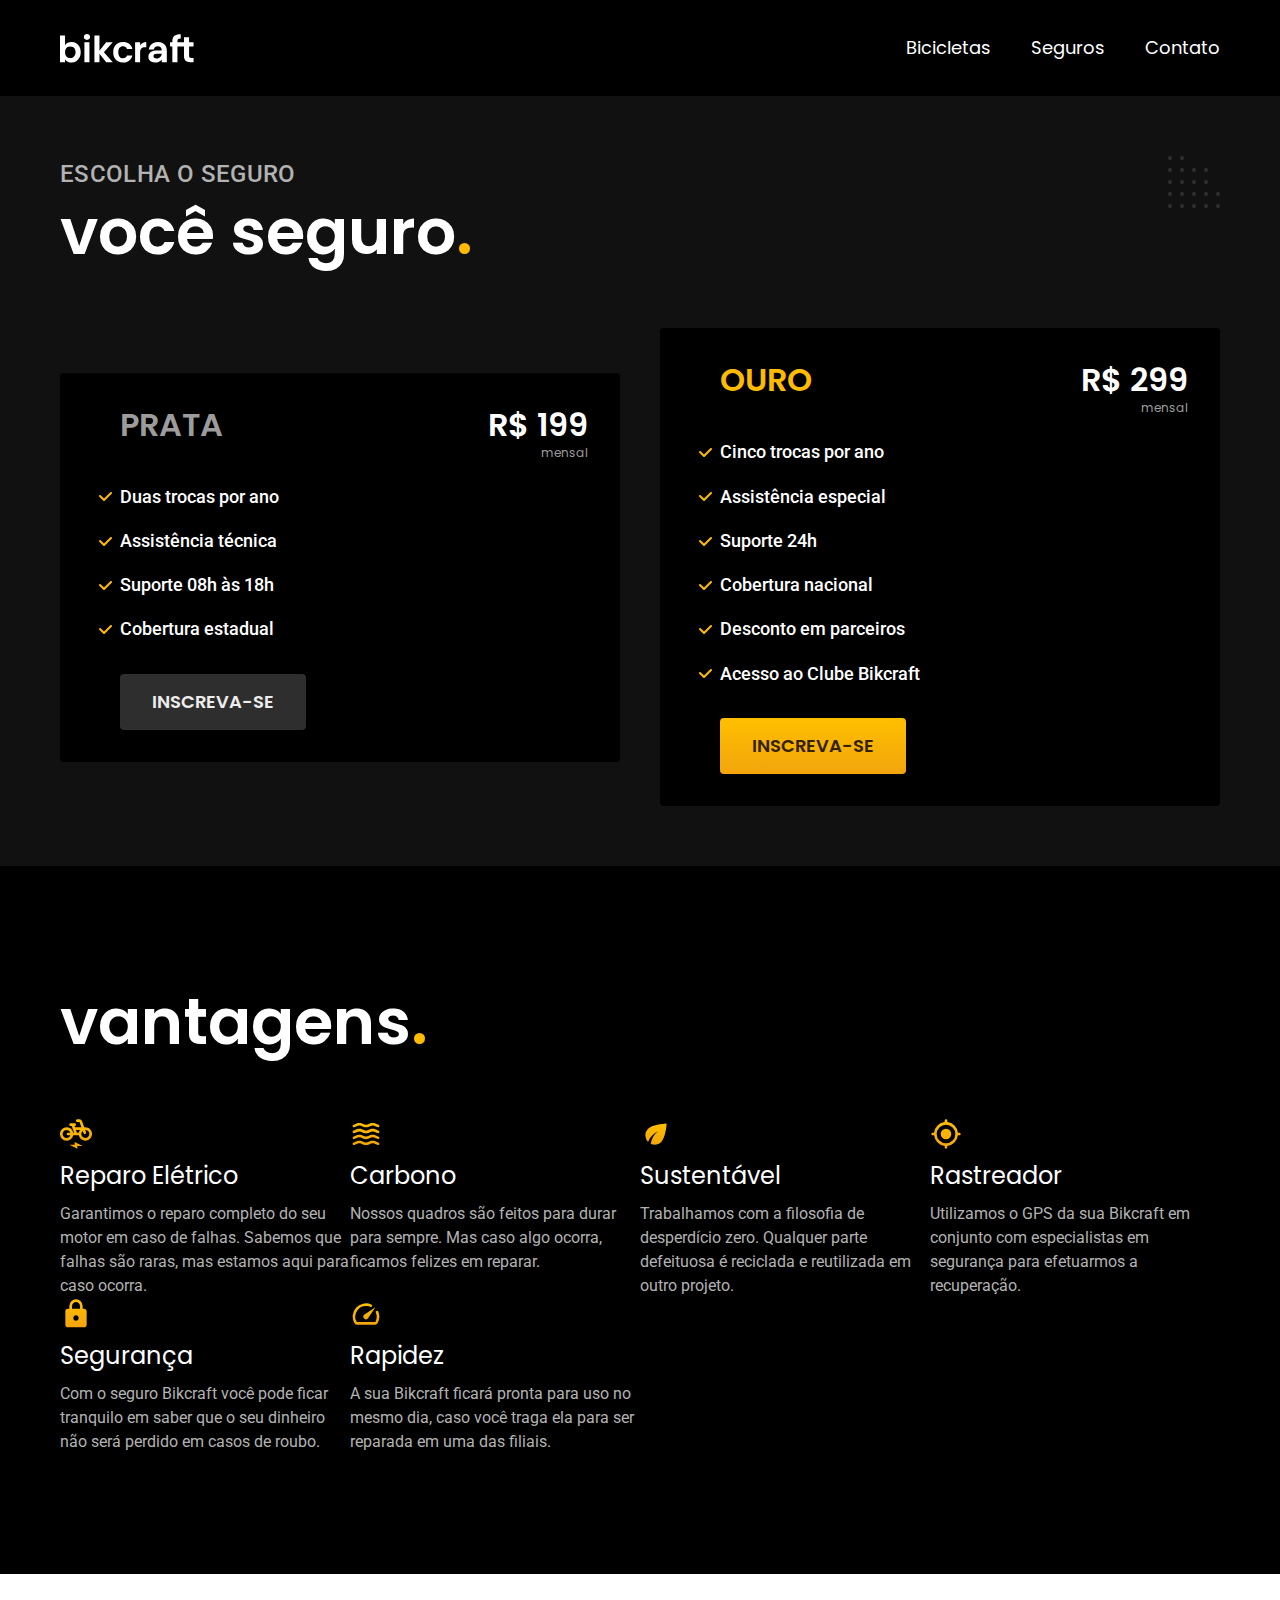
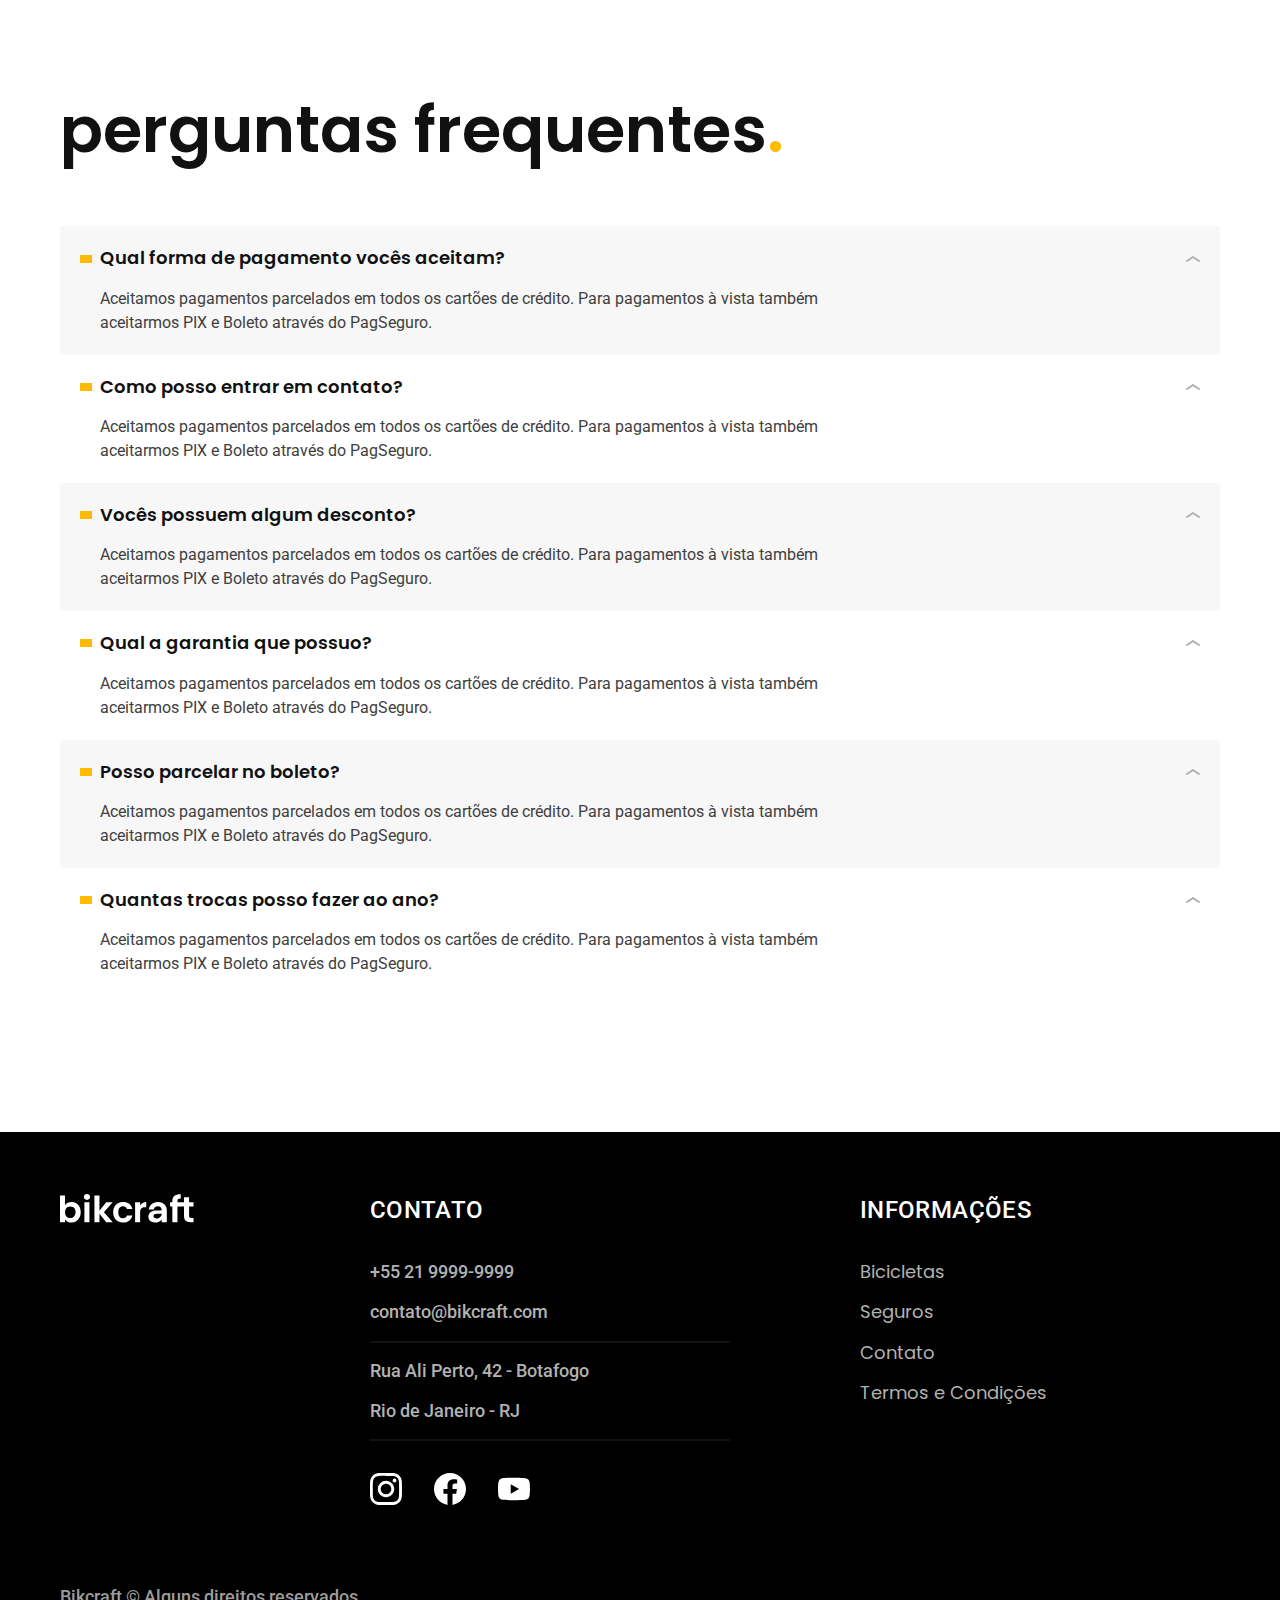
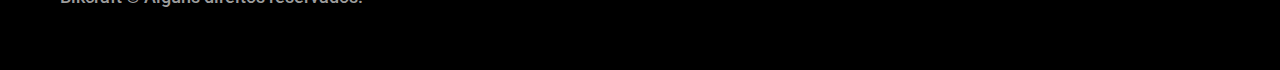
<file: seguros.html>
<!DOCTYPE html>
<html lang="pt-br">

<head>
    <meta charset="UTF-8">
    <meta name="viewport" content="width=device-width, initial-scale=1.0">
    <title>Seguros | Bikcraft</title>
    <meta name="description" content="Seguros.">
    <link rel="stylesheet" href="./css/style.css">
    <link rel="preconnect" href="https://fonts.googleapis.com">
    <link rel="preconnect" href="https://fonts.gstatic.com" crossorigin>
    <link href="https://fonts.googleapis.com/css2?family=Merriweather:ital,opsz,wght@0,18..144,300..900;1,18..144,300..900&family=Poppins:ital,wght@0,100;0,200;0,300;0,400;0,500;0,600;0,700;0,800;0,900;1,100;1,200;1,300;1,400;1,500;1,600;1,700;1,800;1,900&family=Roboto:ital,wght@0,100..900;1,100..900&display=swap" rel="stylesheet">
</head>

<body id="seguros">
    <header class="header-bg">
        <div class="header container">
            <a href="./">
                <img src="./img/bikcraft.svg" alt="Bikcraft">
            </a>

            <nav aria-label="primaria">
                <ul class="header-menu font-1-m cor-0">
                    <li><a href="./bicicletas.html">Bicicletas</a></li>
                    <li><a href="./seguros.html">Seguros</a></li>
                    <li><a href="./contato.html">Contato</a></li>
                </ul>
            </nav>
        </div>
    </header>

 <main class="seguros-bg">
   <div class="titulo-bg">
      <div class="titulo container">
        <p class="font-2-l-b cor-5">Escolha o seguro</p>
        <h1 class="font-1-xxl cor-0">você seguro<span class="cor-p1">.</span></h1>
      </div>
    </div>

    <div class="seguros container">
      <div class="seguros-item">
        <h3 class="font-1-xl cor-6">PRATA</h3>
        <span class="font-1-xl cor-0">R$ 199 <span class="font-1-xs cor-6">mensal</span></span>
        <ul class="font-2-m cor-0">
          <li>Duas trocas por ano</li>
          <li>Assistência técnica</li>
          <li>Suporte 08h às 18h</li>
          <li>Cobertura estadual</li>
        </ul>
        <a class="botao secundario" href="./orcamento.html">Inscreva-se</a>
      </div>

      <div class="seguros-item">
        <h3 class="font-1-xl cor-p1">OURO</h3>
        <span class="font-1-xl cor-0">R$ 299 <span class="font-1-xs cor-6">mensal</span></span>
        <ul class="font-2-m cor-0">
          <li>Cinco trocas por ano</li>
          <li>Assistência especial</li>
          <li>Suporte 24h</li>
          <li>Cobertura nacional</li>
          <li>Desconto em parceiros</li>
          <li>Acesso ao Clube Bikcraft</li>
        </ul>
        <a class="botao" href="./orcamento.html">Inscreva-se</a>
      </div>
    </div>
    </main>
    <article class="vantagens-bg">
        <div class="vantagens container">
          <h2 class="font-1-xxl cor-0">vantagens<span class="cor-p1">.</span></h2>
         <ul>
            <li>
                <img src="./img/icones/eletrica.svg" alt="">
                <h3 class="font-1-l cor-0">Reparo Elétrico</h3>
                <p class="font-2-s cor-5">Garantimos o reparo completo do seu motor em caso de falhas. Sabemos que falhas são raras, mas estamos aqui para caso ocorra.</p>
            </li>
            <li>
                <img src="./img/icones/carbono.svg" alt="">
                <h3 class="font-1-l cor-0">Carbono</h3>
                <p class="font-2-s cor-5">Nossos quadros são feitos para durar para sempre. Mas caso algo ocorra, ficamos felizes em reparar.</p>
            </li>
            <li>
                <img src="./img/icones/sustentavel.svg" alt="">
                <h3 class="font-1-l cor-0">Sustentável</h3>
                <p class="font-2-s cor-5">Trabalhamos com a filosofia de desperdício zero. Qualquer parte defeituosa é reciclada e reutilizada em outro projeto.</p>
            </li>
            <li>
                <img src="./img/icones/rastreador.svg" alt="">
                <h3 class="font-1-l cor-0">Rastreador</h3>
                <p class="font-2-s cor-5">Utilizamos o GPS da sua Bikcraft em conjunto com especialistas em segurança para efetuarmos a recuperação.</p>
            </li>
            <li>
                <img src="./img/icones/seguro.svg" alt="">
                <h3 class="font-1-l cor-0">Segurança</h3>
                <p class="font-2-s cor-5">Com o seguro Bikcraft você pode ficar tranquilo em saber que o seu dinheiro não será perdido em casos de roubo.</p>
            </li>
            <li>
                <img src="./img/icones/velocidade.svg" alt="">
                <h3 class="font-1-l cor-0">Rapidez</h3>
                <p class="font-2-s cor-5">A sua Bikcraft ficará pronta para uso no mesmo dia, caso você traga ela para ser reparada em uma das filiais.</p>
            </li>            
         </ul>   
        </div>
    </article>

    <article class="perguntas container">
        <h2 class="font-1-xxl">perguntas frequentes<span class="cor-p1">.</span></h2>
    <dl>
      <div>
        <dt class="font-1-m-b">Qual forma de pagamento vocês aceitam?</dt>
        <dd class="font-2-s cor-9">Aceitamos pagamentos parcelados em todos os cartões de crédito. Para pagamentos à vista também aceitarmos PIX e Boleto através do PagSeguro.</dd>
      </div>
      <div>
        <dt class="font-1-m-b">Como posso entrar em contato?</dt>
        <dd class="font-2-s cor-9">Aceitamos pagamentos parcelados em todos os cartões de crédito. Para pagamentos à vista também aceitarmos PIX e Boleto através do PagSeguro.</dd>
      </div>
      <div>
        <dt class="font-1-m-b">Vocês possuem algum desconto?</dt>
        <dd class="font-2-s cor-9">Aceitamos pagamentos parcelados em todos os cartões de crédito. Para pagamentos à vista também aceitarmos PIX e Boleto através do PagSeguro.</dd>
      </div>
      <div>
        <dt class="font-1-m-b">Qual a garantia que possuo?</dt>
        <dd class="font-2-s cor-9">Aceitamos pagamentos parcelados em todos os cartões de crédito. Para pagamentos à vista também aceitarmos PIX e Boleto através do PagSeguro.</dd>
      </div>
      <div>
        <dt class="font-1-m-b">Posso parcelar no boleto?</dt>
        <dd class="font-2-s cor-9">Aceitamos pagamentos parcelados em todos os cartões de crédito. Para pagamentos à vista também aceitarmos PIX e Boleto através do PagSeguro.</dd>
      </div>
      <div>
        <dt class="font-1-m-b">Quantas trocas posso fazer ao ano?</dt>
        <dd class="font-2-s cor-9">Aceitamos pagamentos parcelados em todos os cartões de crédito. Para pagamentos à vista também aceitarmos PIX e Boleto através do PagSeguro.</dd>
      </div>
    </dl>
    </article>


    <footer class="footer-bg">
        <div class="footer container">
            <img src="./img/bikcraft.svg" alt="Bikcraft">
            <div class="footer-contato">
                <h3 class="font-2-l-b cor-0">Contato</h3>
                <ul class="font-2-m cor-5">
                    <li><a href="tel:+552199999999">+55 21 9999-9999</a></li>
                    <li><a href="mailto:contato@bikcraft.com">contato@bikcraft.com</a></li>
                    <li>Rua Ali Perto, 42 - Botafogo</li>
                    <li>Rio de Janeiro - RJ</li>
                </ul>
                <div class="footer-redes">
                    <a href="./">
                        <img src="./img/redes/instagram.svg" alt="Instagram">
                    </a>
                    <a href="./">
                        <img src="./img/redes/facebook.svg" alt="Facebook">
                    </a>
                    <a href="./">
                        <img src="./img/redes/youtube.svg" alt="Youtube">
                    </a>
                </div>
            </div>
            <div class="footer-informacoes">
                <h3 class="font-2-l-b cor-0">Informações</h3>
                <nav>
                    <ul class="font-1-m cor-5">
                    <li><a href="./bicicletas.html">Bicicletas</a></li>
                    <li><a href="./seguros.html">Seguros</a></li>
                    <li><a href="./contato.html">Contato</a></li>
                    <li><a href="./termos.html">Termos e Condições</a></li>
                    </ul>
                </nav>
            </div>
            <p class="footer-copy font-2-m cor-6">Bikcraft © Alguns direitos reservados.</p>
        </div>
    </footer>
    
    </body>

</html>
</file>
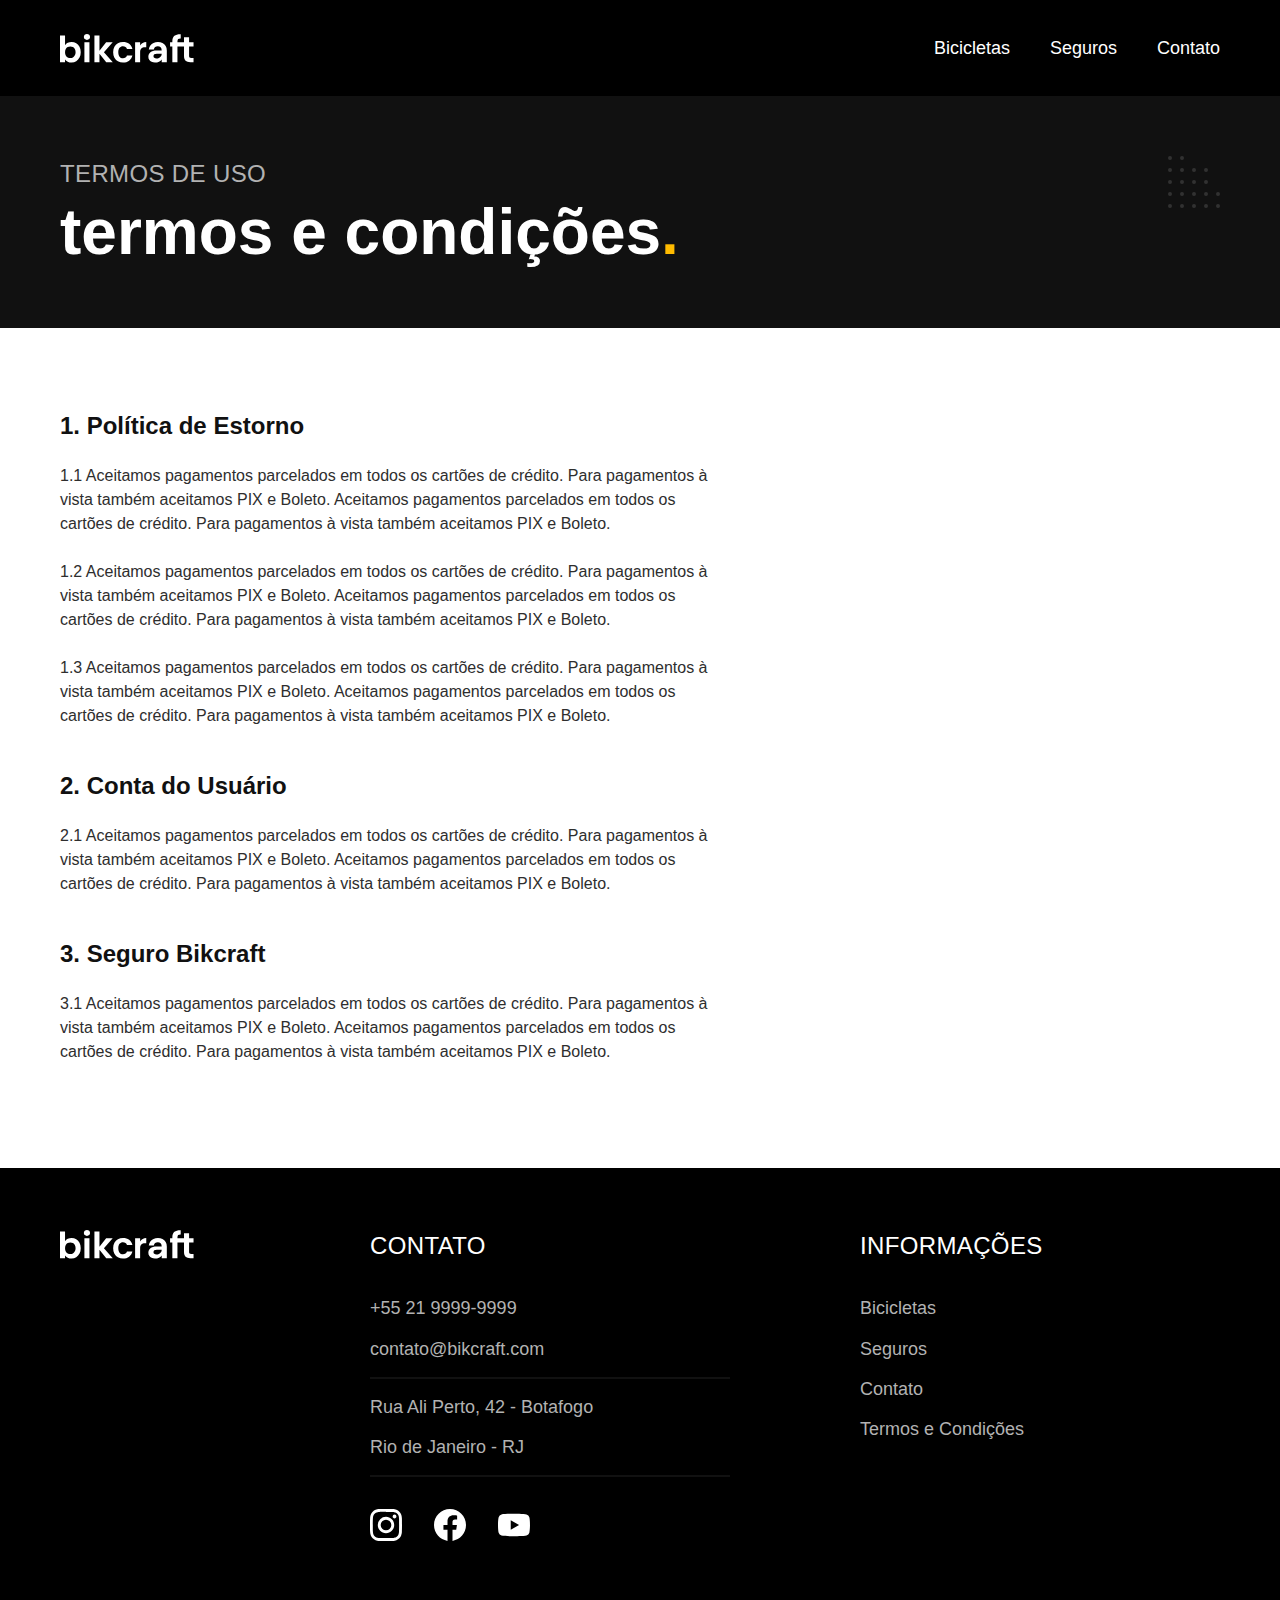
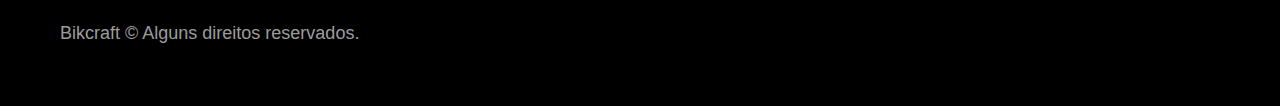
<file: termos.html>
<!DOCTYPE html>
<html lang="pt-br">

<head>
  <meta charset="UTF-8">
  <meta name="viewport" content="width=device-width, initial-scale=1.0">

  <title>Termos e Condições | Bikcraft</title>
  <meta name="description" content="Termos e condições.">

  <link rel="stylesheet" href="./css/style.css">
</head>

<body id="termos">
  <header class="header-bg">
    <div class="header container">
      <a href="./">
        <img src="./img/bikcraft.svg" alt="Bikcraft">
      </a>

      <nav aria-label="primaria">
        <ul class="header-menu font-1-m cor-0">
          <li><a href="./bicicletas.html">Bicicletas</a></li>
          <li><a href="./seguros.html">Seguros</a></li>
          <li><a href="./contato.html">Contato</a></li>
        </ul>
      </nav>
    </div>
  </header>

  <main>
    <div class="titulo-bg">
      <div class="titulo container">
        <p class="font-2-l-b cor-5">Termos de uso</p>
        <h1 class="font-1-xxl cor-0">termos e condições<span class="cor-p1">.</span></h1>
      </div>
    </div>

    <div class="termos font-2-s cor-10 container">
      <h2 class="font-1-l cor-11">1. Política de Estorno</h2>
      <p>1.1 Aceitamos pagamentos parcelados em todos os cartões de crédito. Para pagamentos à vista também aceitamos PIX e Boleto. Aceitamos pagamentos parcelados em todos os cartões de crédito. Para pagamentos à vista também aceitamos PIX e Boleto.</p>
      <p>1.2 Aceitamos pagamentos parcelados em todos os cartões de crédito. Para pagamentos à vista também aceitamos PIX e Boleto. Aceitamos pagamentos parcelados em todos os cartões de crédito. Para pagamentos à vista também aceitamos PIX e Boleto.</p>
      <p>1.3 Aceitamos pagamentos parcelados em todos os cartões de crédito. Para pagamentos à vista também aceitamos PIX e Boleto. Aceitamos pagamentos parcelados em todos os cartões de crédito. Para pagamentos à vista também aceitamos PIX e Boleto.</p>
      <h2 class="font-1-l cor-11">2. Conta do Usuário</h2>
      <p>2.1 Aceitamos pagamentos parcelados em todos os cartões de crédito. Para pagamentos à vista também aceitamos PIX e Boleto. Aceitamos pagamentos parcelados em todos os cartões de crédito. Para pagamentos à vista também aceitamos PIX e Boleto.</p>
      <h2 class="font-1-l cor-11">3. Seguro Bikcraft</h2>
      <p>3.1 Aceitamos pagamentos parcelados em todos os cartões de crédito. Para pagamentos à vista também aceitamos PIX e Boleto. Aceitamos pagamentos parcelados em todos os cartões de crédito. Para pagamentos à vista também aceitamos PIX e Boleto.</p>
    </div>
  </main>

  <footer class="footer-bg">
    <div class="footer container">
      <img src="./img/bikcraft.svg" alt="Bikcraft">
      <div class="footer-contato">
        <h3 class="font-2-l-b cor-0">Contato</h3>
        <ul class="font-2-m cor-5">
          <li><a href="tel:+552199999999">+55 21 9999-9999</a></li>
          <li><a href="mailto:contato@bikcraft.com">contato@bikcraft.com</a></li>
          <li>Rua Ali Perto, 42 - Botafogo</li>
          <li>Rio de Janeiro - RJ</li>
        </ul>
        <div class="footer-redes">
          <a href="./">
            <img src="./img/redes/instagram.svg" alt="Instagram">
          </a>
          <a href="./">
            <img src="./img/redes/facebook.svg" alt="Facebook">
          </a>
          <a href="./">
            <img src="./img/redes/youtube.svg" alt="Youtube">
          </a>
        </div>
      </div>
      <div class="footer-informacoes">
        <h3 class="font-2-l-b cor-0">Informações</h3>
        <nav>
          <ul class="font-1-m cor-5">
            <li><a href="./bicicletas.html">Bicicletas</a></li>
            <li><a href="./seguros.html">Seguros</a></li>
            <li><a href="./contato.html">Contato</a></li>
            <li><a href="./termos.html">Termos e Condições</a></li>
          </ul>
        </nav>
      </div>
      <p class="footer-copy font-2-m cor-6">Bikcraft © Alguns direitos reservados.</p>
    </div>
  </footer>
</body>

</html>
</file>
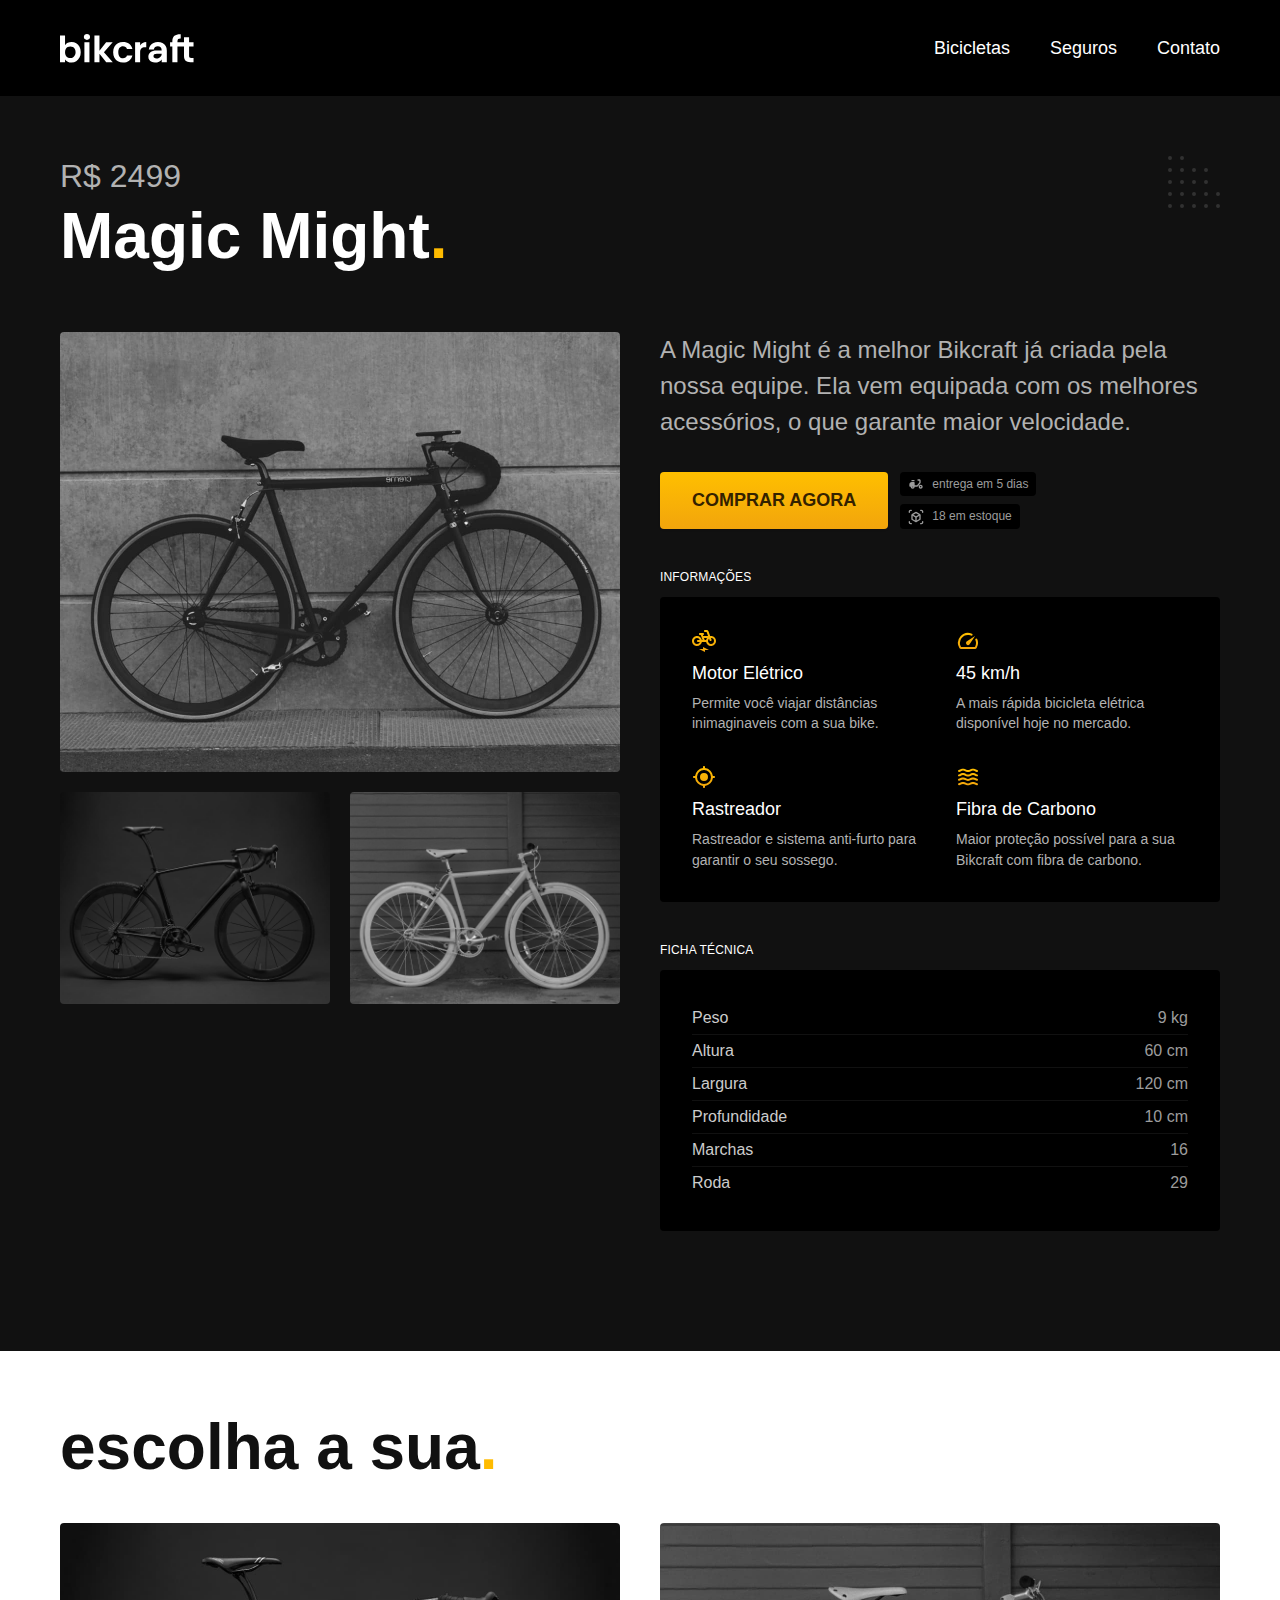
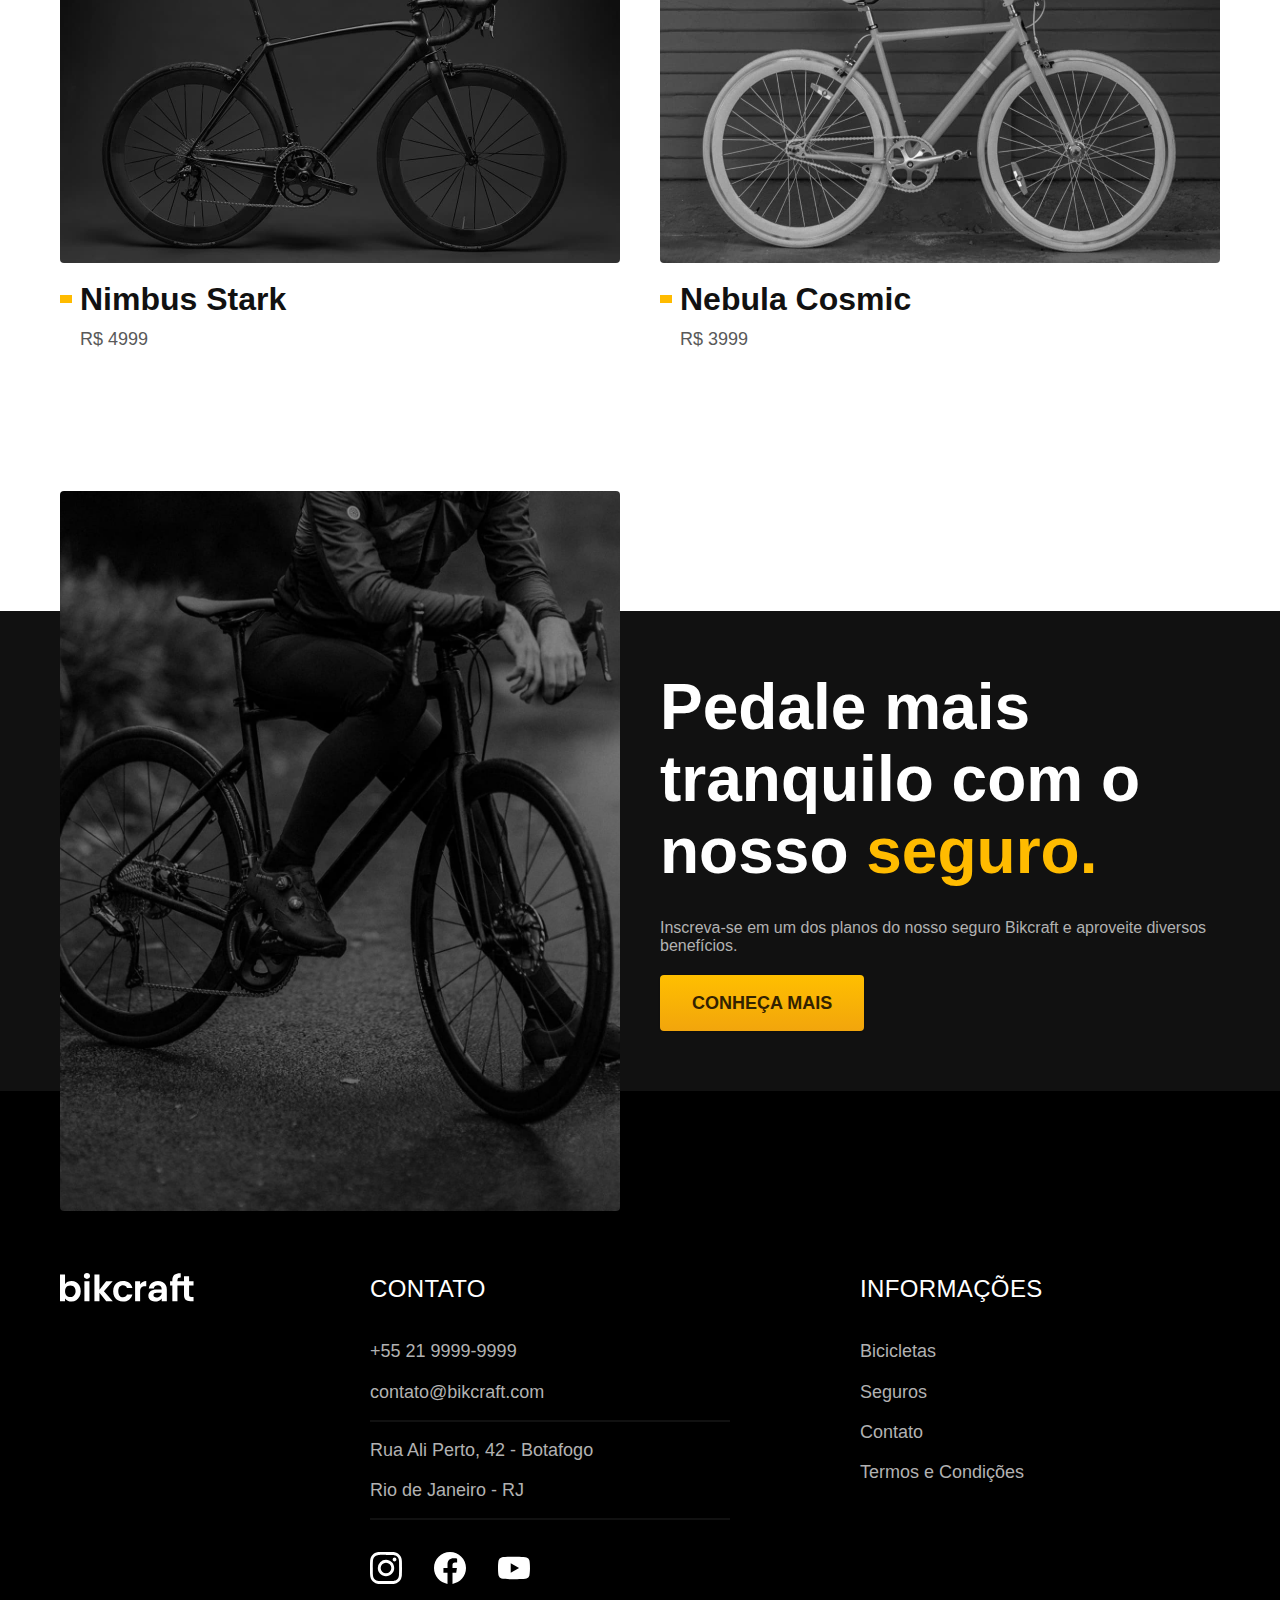
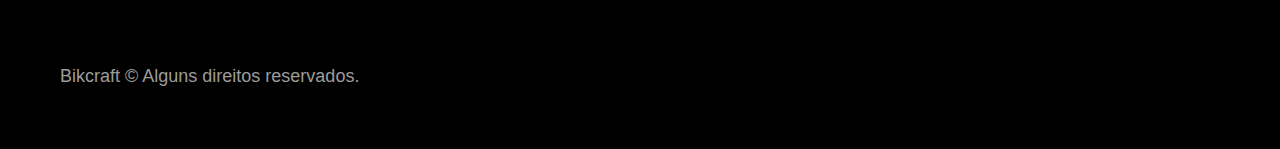
<file: bicicletas/magic.html>
<!DOCTYPE html>
<html lang="pt-br">

<head>
  <meta charset="UTF-8">
  <meta name="viewport" content="width=device-width, initial-scale=1.0">

  <title>Magic | Bikcraft</title>
  <meta name="description" content="Termos e condições.">

  <link rel="stylesheet" href="../css/style.css">
</head>

<body id="bicicleta">
  <header class="header-bg">
    <div class="header container">
      <a href="../">
        <img src="../img/bikcraft.svg" alt="Bikcraft">
      </a>

      <nav aria-label="primaria">
        <ul class="header-menu font-1-m cor-0">
          <li><a href="../bicicletas.html">Bicicletas</a></li>
          <li><a href="../seguros.html">Seguros</a></li>
          <li><a href="../contato.html">Contato</a></li>
        </ul>
      </nav>
    </div>
  </header>

  <main class="titulo-bg">
    <div>
      <div class="titulo container">
        <p class="font-2-xl cor-5">R$ 2499</p>
        <h1 class="font-1-xxl cor-0">Magic Might<span class="cor-p1">.</span></h1>
      </div>
    </div>
    <div class="bicicleta container">
      <div class="bicicleta-imagens">
        <img src="../img/bicicleta/nimbus2.jpg" alt="">
        <img src="../img/bicicleta/nimbus1.jpg" alt="">
        <img src="../img/bicicleta/nimbus3.jpg" alt="">
      </div>
      <div class="bicicleta-conteudo">
        <p class="font-2-l cor-5">A Magic Might é a melhor Bikcraft já criada pela nossa equipe. Ela vem equipada com os melhores acessórios, o que garante maior velocidade.</p>
        <div class="bicicleta-comprar">
          <a class="botao" href="../orcamento.html">Comprar Agora</a>
          <span class="font-1-xs cor-6"><img src="../img/icones/entrega.svg" alt=""> entrega em 5 dias</span>
          <span class="font-1-xs cor-6"><img src="../img/icones/estoque.svg" alt=""> 18 em estoque</span>
        </div>

        <h2 class="font-1-xs cor-0">Informações</h2>
        <ul class="bicicleta-informacoes">
          <li>
            <img src="../img/icones/eletrica.svg" alt="">
            <h3 class="font-1-m cor-0">Motor Elétrico</h3>
            <p class="font-2-xs cor-5">Permite você viajar distâncias inimaginaveis com a sua bike.</p>
          </li>
          <li>
            <img src="../img/icones/velocidade.svg" alt="">
            <h3 class="font-1-m cor-0">45 km/h</h3>
            <p class="font-2-xs cor-5">A mais rápida bicicleta elétrica disponível hoje no mercado.</p>
          </li>
          <li>
            <img src="../img/icones/rastreador.svg" alt="">
            <h3 class="font-1-m cor-0">Rastreador</h3>
            <p class="font-2-xs cor-5">Rastreador e sistema anti-furto para garantir o seu sossego.</p>
          </li>
          <li>
            <img src="../img/icones/carbono.svg" alt="">
            <h3 class="font-1-m cor-0">Fibra de Carbono</h3>
            <p class="font-2-xs cor-5">Maior proteção possível para a sua Bikcraft com fibra de carbono.</p>
          </li>
        </ul>
        <h2 class="font-1-xs cor-0">Ficha Técnica</h2>
        <ul class="bicicleta-ficha font-2-s cor-4">
          <li>Peso <span>9 kg</span></li>
          <li>Altura <span>60 cm</span></li>
          <li>Largura <span>120 cm</span></li>
          <li>Profundidade <span>10 cm</span></li>
          <li>Marchas <span>16</span></li>
          <li>Roda <span>29</span></li>
        </ul>
      </div>
    </div>
  </main>
      <article class="bicicletas-lista container">
        <h2 class="font-1-xxl">escolha a sua<span class="cor-p1">.</span></h2>
        <ul>
            <li>
                <a href="./nimbus.html">
                    <img src="../img/bicicletas/nimbus.jpg" alt="Bicicleta preta">
                    <h3 class="font-1-xl">Nimbus Stark</h3>
                    <span class="font-2-m cor-8">R$ 4999</span>
                </a>
            </li>

            <li>
                <a href="./nebula.html">
                    <img src="../img/bicicletas/nebula.jpg" alt="Bicicleta preta">
                    <h3 class="font-1-xl">Nebula Cosmic</h3>
                    <span class="font-2-m cor-8">R$ 3999</span>
                </a>
            </li>
        </ul>
    </article>
    <article class="seguro-bg">
      <div class="seguro container">
        <div class="seguro-imagem">
          <img src="../img/fotos/seguros.jpg" alt="Pessoa parada em cima cima de uma bicicleta">
        </div>
      <div class="seguro-conteudo">
        <h2 class="font-1-xxl cor-0">Pedale mais tranquilo com o nosso <span class="cor-p1">seguro.</span></h2>
        <p class="font-2-1 cor-5">Inscreva-se em um dos planos do nosso seguro Bikcraft e aproveite diversos benefícios.</p>
        <a href="../seguros.html" class="botao">Conheça Mais</a>
      </div>
      </div>
    </article>


  <footer class="footer-bg">
    <div class="footer container">
      <img src="../img/bikcraft.svg" alt="Bikcraft">
      <div class="footer-contato">
        <h3 class="font-2-l-b cor-0">Contato</h3>
        <ul class="font-2-m cor-5">
          <li><a href="tel:+552199999999">+55 21 9999-9999</a></li>
          <li><a href="mailto:contato@bikcraft.com">contato@bikcraft.com</a></li>
          <li>Rua Ali Perto, 42 - Botafogo</li>
          <li>Rio de Janeiro - RJ</li>
        </ul>
        <div class="footer-redes">
          <a href="../">
            <img src="../img/redes/instagram.svg" alt="Instagram">
          </a>
          <a href="../">
            <img src="../img/redes/facebook.svg" alt="Facebook">
          </a>
          <a href="../">
            <img src="../img/redes/youtube.svg" alt="Youtube">
          </a>
        </div>
      </div>
      <div class="footer-informacoes">
        <h3 class="font-2-l-b cor-0">Informações</h3>
        <nav>
          <ul class="font-1-m cor-5">
            <li><a href="../bicicletas.html">Bicicletas</a></li>
            <li><a href="../seguros.html">Seguros</a></li>
            <li><a href="../contato.html">Contato</a></li>
            <li><a href="../termos.html">Termos e Condições</a></li>
          </ul>
        </nav>
      </div>
      <p class="footer-copy font-2-m cor-6">Bikcraft © Alguns direitos reservados.</p>
    </div>
  </footer>
</body>

</html>
</file>
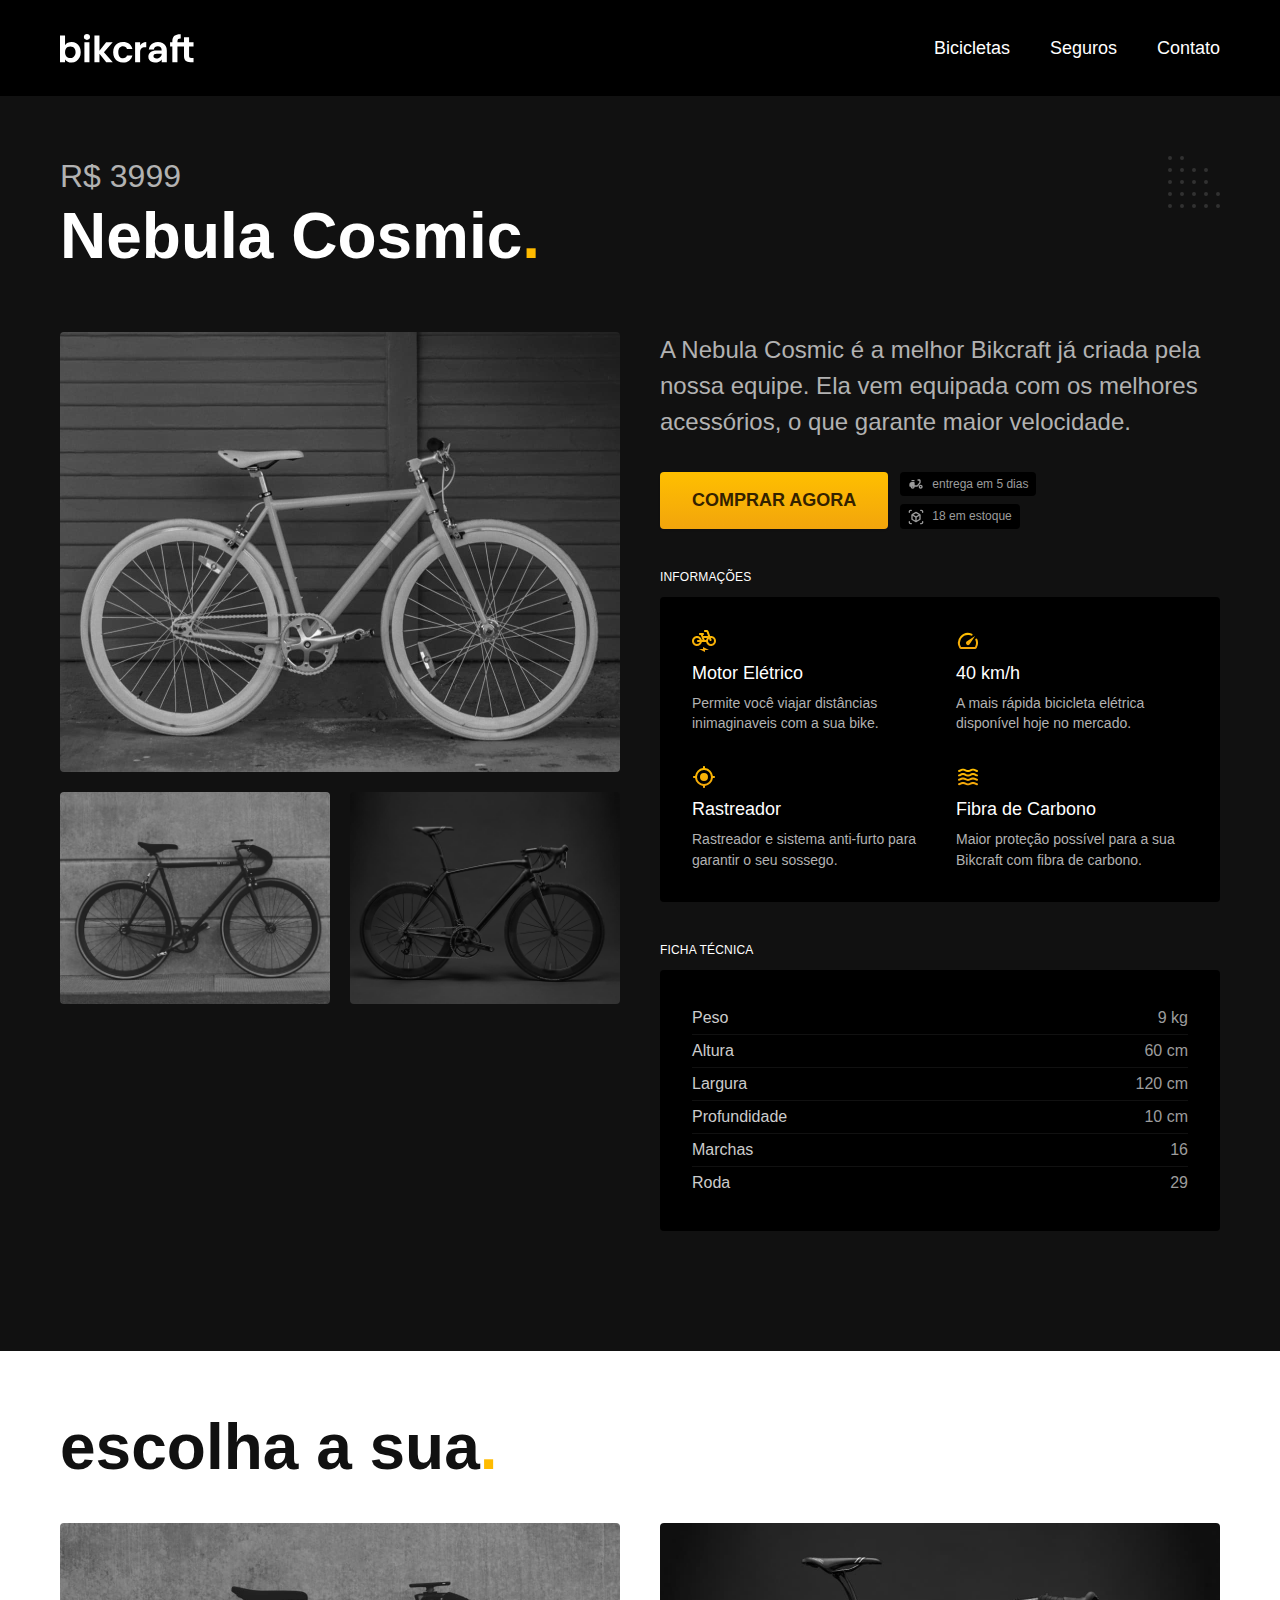
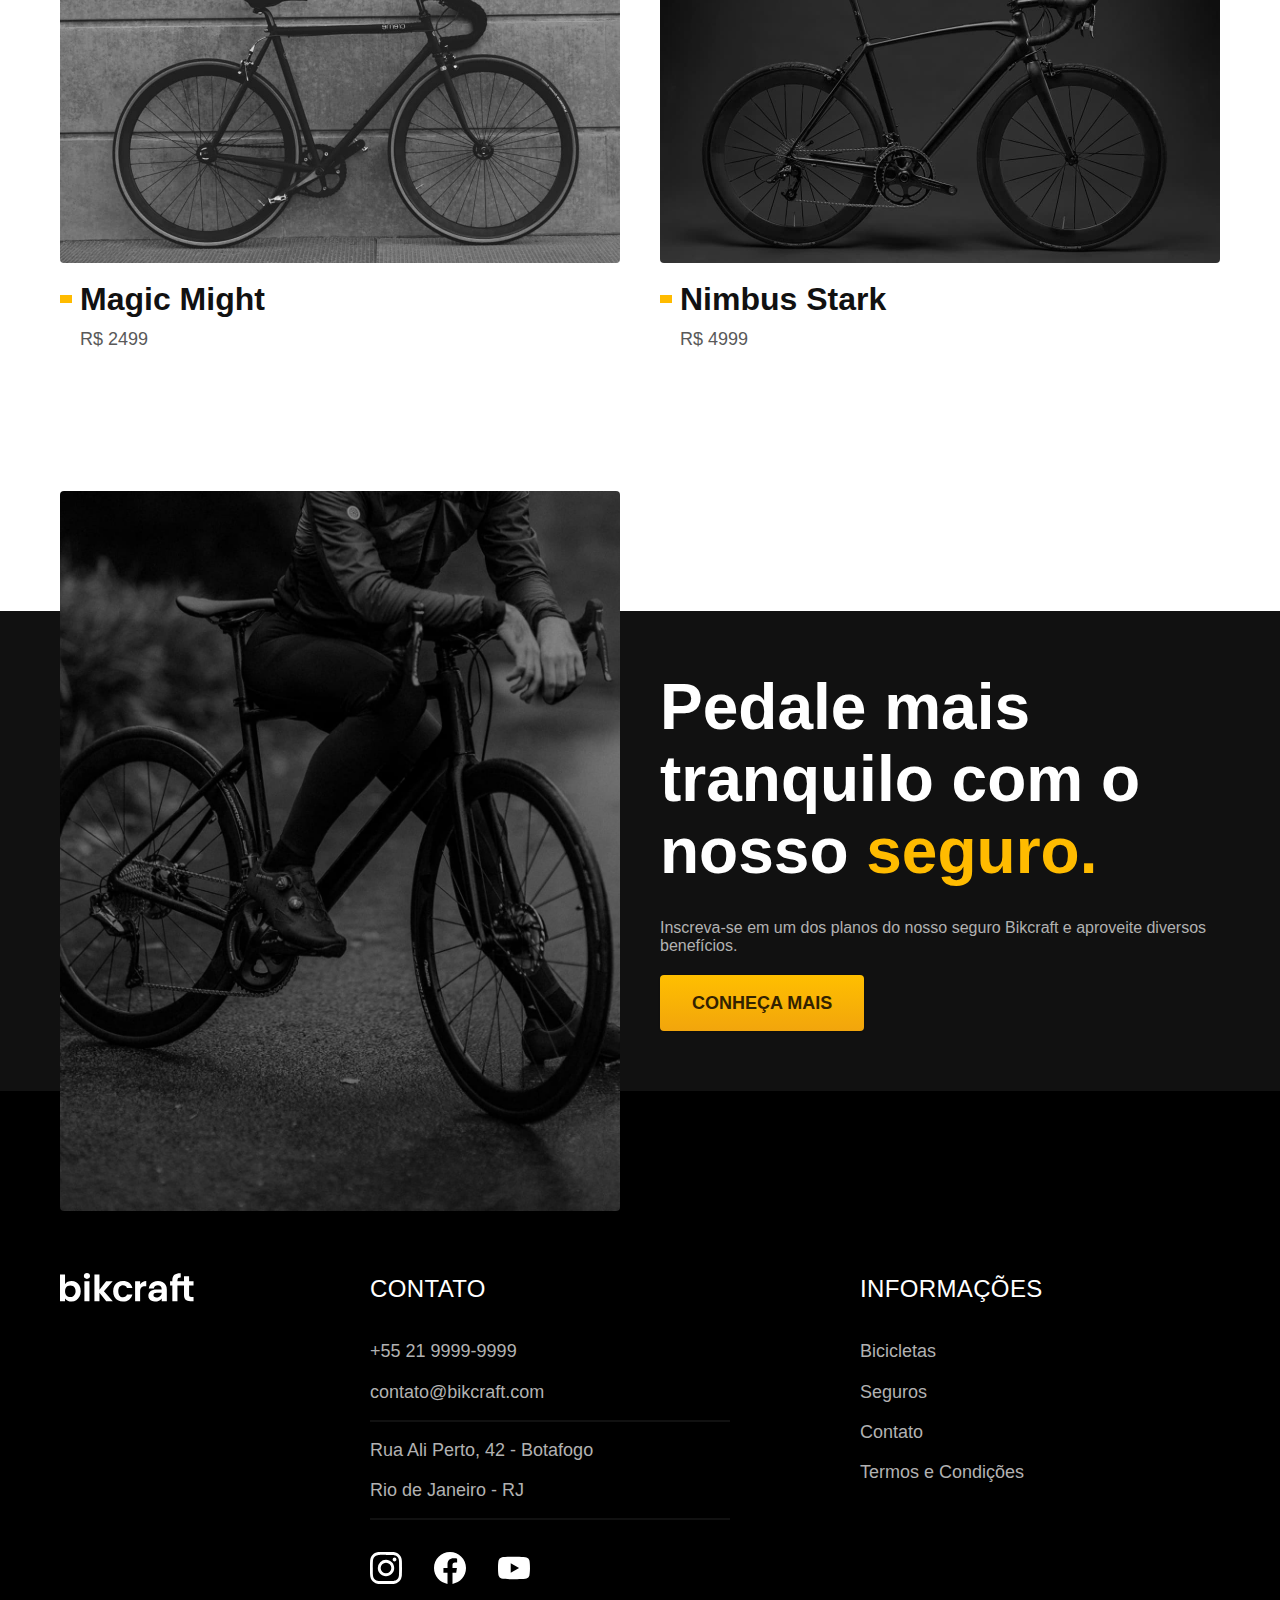
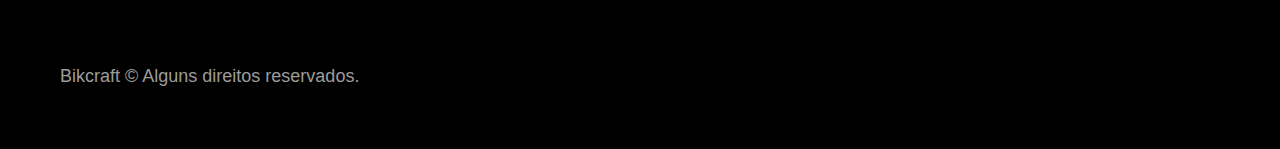
<file: bicicletas/nebula.html>
<!DOCTYPE html>
<html lang="pt-br">

<head>
  <meta charset="UTF-8">
  <meta name="viewport" content="width=device-width, initial-scale=1.0">

  <title>Nebula| Bikcraft</title>
  <meta name="description" content="Termos e condições.">

  <link rel="stylesheet" href="../css/style.css">
</head>

<body id="bicicleta">
  <header class="header-bg">
    <div class="header container">
      <a href="../">
        <img src="../img/bikcraft.svg" alt="Bikcraft">
      </a>

      <nav aria-label="primaria">
        <ul class="header-menu font-1-m cor-0">
          <li><a href="../bicicletas.html">Bicicletas</a></li>
          <li><a href="../seguros.html">Seguros</a></li>
          <li><a href="../contato.html">Contato</a></li>
        </ul>
      </nav>
    </div>
  </header>

  <main class="titulo-bg">
    <div>
      <div class="titulo container">
        <p class="font-2-xl cor-5">R$ 3999</p>
        <h1 class="font-1-xxl cor-0">Nebula Cosmic<span class="cor-p1">.</span></h1>
      </div>
    </div>
    <div class="bicicleta container">
      <div class="bicicleta-imagens">
        <img src="../img/bicicleta/nimbus3.jpg" alt="">
        <img src="../img/bicicleta/nimbus2.jpg" alt="">
        <img src="../img/bicicleta/nimbus1.jpg" alt="">
      </div>
      <div class="bicicleta-conteudo">
        <p class="font-2-l cor-5">A Nebula Cosmic é a melhor Bikcraft já criada pela nossa equipe. Ela vem equipada com os melhores acessórios, o que garante maior velocidade.</p>
        <div class="bicicleta-comprar">
          <a class="botao" href="../orcamento.html">Comprar Agora</a>
          <span class="font-1-xs cor-6"><img src="../img/icones/entrega.svg" alt=""> entrega em 5 dias</span>
          <span class="font-1-xs cor-6"><img src="../img/icones/estoque.svg" alt=""> 18 em estoque</span>
        </div>

        <h2 class="font-1-xs cor-0">Informações</h2>
        <ul class="bicicleta-informacoes">
          <li>
            <img src="../img/icones/eletrica.svg" alt="">
            <h3 class="font-1-m cor-0">Motor Elétrico</h3>
            <p class="font-2-xs cor-5">Permite você viajar distâncias inimaginaveis com a sua bike.</p>
          </li>
          <li>
            <img src="../img/icones/velocidade.svg" alt="">
            <h3 class="font-1-m cor-0">40 km/h</h3>
            <p class="font-2-xs cor-5">A mais rápida bicicleta elétrica disponível hoje no mercado.</p>
          </li>
          <li>
            <img src="../img/icones/rastreador.svg" alt="">
            <h3 class="font-1-m cor-0">Rastreador</h3>
            <p class="font-2-xs cor-5">Rastreador e sistema anti-furto para garantir o seu sossego.</p>
          </li>
          <li>
            <img src="../img/icones/carbono.svg" alt="">
            <h3 class="font-1-m cor-0">Fibra de Carbono</h3>
            <p class="font-2-xs cor-5">Maior proteção possível para a sua Bikcraft com fibra de carbono.</p>
          </li>
        </ul>
        <h2 class="font-1-xs cor-0">Ficha Técnica</h2>
        <ul class="bicicleta-ficha font-2-s cor-4">
          <li>Peso <span>9 kg</span></li>
          <li>Altura <span>60 cm</span></li>
          <li>Largura <span>120 cm</span></li>
          <li>Profundidade <span>10 cm</span></li>
          <li>Marchas <span>16</span></li>
          <li>Roda <span>29</span></li>
        </ul>
      </div>
    </div>
  </main>
      <article class="bicicletas-lista container">
        <h2 class="font-1-xxl">escolha a sua<span class="cor-p1">.</span></h2>
        <ul>
            <li>
                <a href="./magic.html">
                    <img src="../img/bicicletas/magic.jpg" alt="Bicicleta preta">
                    <h3 class="font-1-xl">Magic Might</h3>
                    <span class="font-2-m cor-8">R$ 2499</span>
                </a>
            </li>

            <li>
                <a href="./nimbus.html">
                    <img src="../img/bicicletas/nimbus.jpg" alt="Bicicleta preta">
                    <h3 class="font-1-xl">Nimbus Stark</h3>
                    <span class="font-2-m cor-8">R$ 4999</span>
                </a>
            </li>
        </ul>
    </article>
    <article class="seguro-bg">
      <div class="seguro container">
        <div class="seguro-imagem">
          <img src="../img/fotos/seguros.jpg" alt="Pessoa parada em cima cima de uma bicicleta">
        </div>
      <div class="seguro-conteudo">
        <h2 class="font-1-xxl cor-0">Pedale mais tranquilo com o nosso <span class="cor-p1">seguro.</span></h2>
        <p class="font-2-1 cor-5">Inscreva-se em um dos planos do nosso seguro Bikcraft e aproveite diversos benefícios.</p>
        <a href="../seguros.html" class="botao">Conheça Mais</a>
      </div>
    </div>
    </article>


  <footer class="footer-bg">
    <div class="footer container">
      <img src="../img/bikcraft.svg" alt="Bikcraft">
      <div class="footer-contato">
        <h3 class="font-2-l-b cor-0">Contato</h3>
        <ul class="font-2-m cor-5">
          <li><a href="tel:+552199999999">+55 21 9999-9999</a></li>
          <li><a href="mailto:contato@bikcraft.com">contato@bikcraft.com</a></li>
          <li>Rua Ali Perto, 42 - Botafogo</li>
          <li>Rio de Janeiro - RJ</li>
        </ul>
        <div class="footer-redes">
          <a href="../">
            <img src="../img/redes/instagram.svg" alt="Instagram">
          </a>
          <a href="../">
            <img src="../img/redes/facebook.svg" alt="Facebook">
          </a>
          <a href="../">
            <img src="../img/redes/youtube.svg" alt="Youtube">
          </a>
        </div>
      </div>
      <div class="footer-informacoes">
        <h3 class="font-2-l-b cor-0">Informações</h3>
        <nav>
          <ul class="font-1-m cor-5">
            <li><a href="../bicicletas.html">Bicicletas</a></li>
            <li><a href="../seguros.html">Seguros</a></li>
            <li><a href="../contato.html">Contato</a></li>
            <li><a href="../termos.html">Termos e Condições</a></li>
          </ul>
        </nav>
      </div>
      <p class="footer-copy font-2-m cor-6">Bikcraft © Alguns direitos reservados.</p>
    </div>
  </footer>
</body>

</html>
</file>
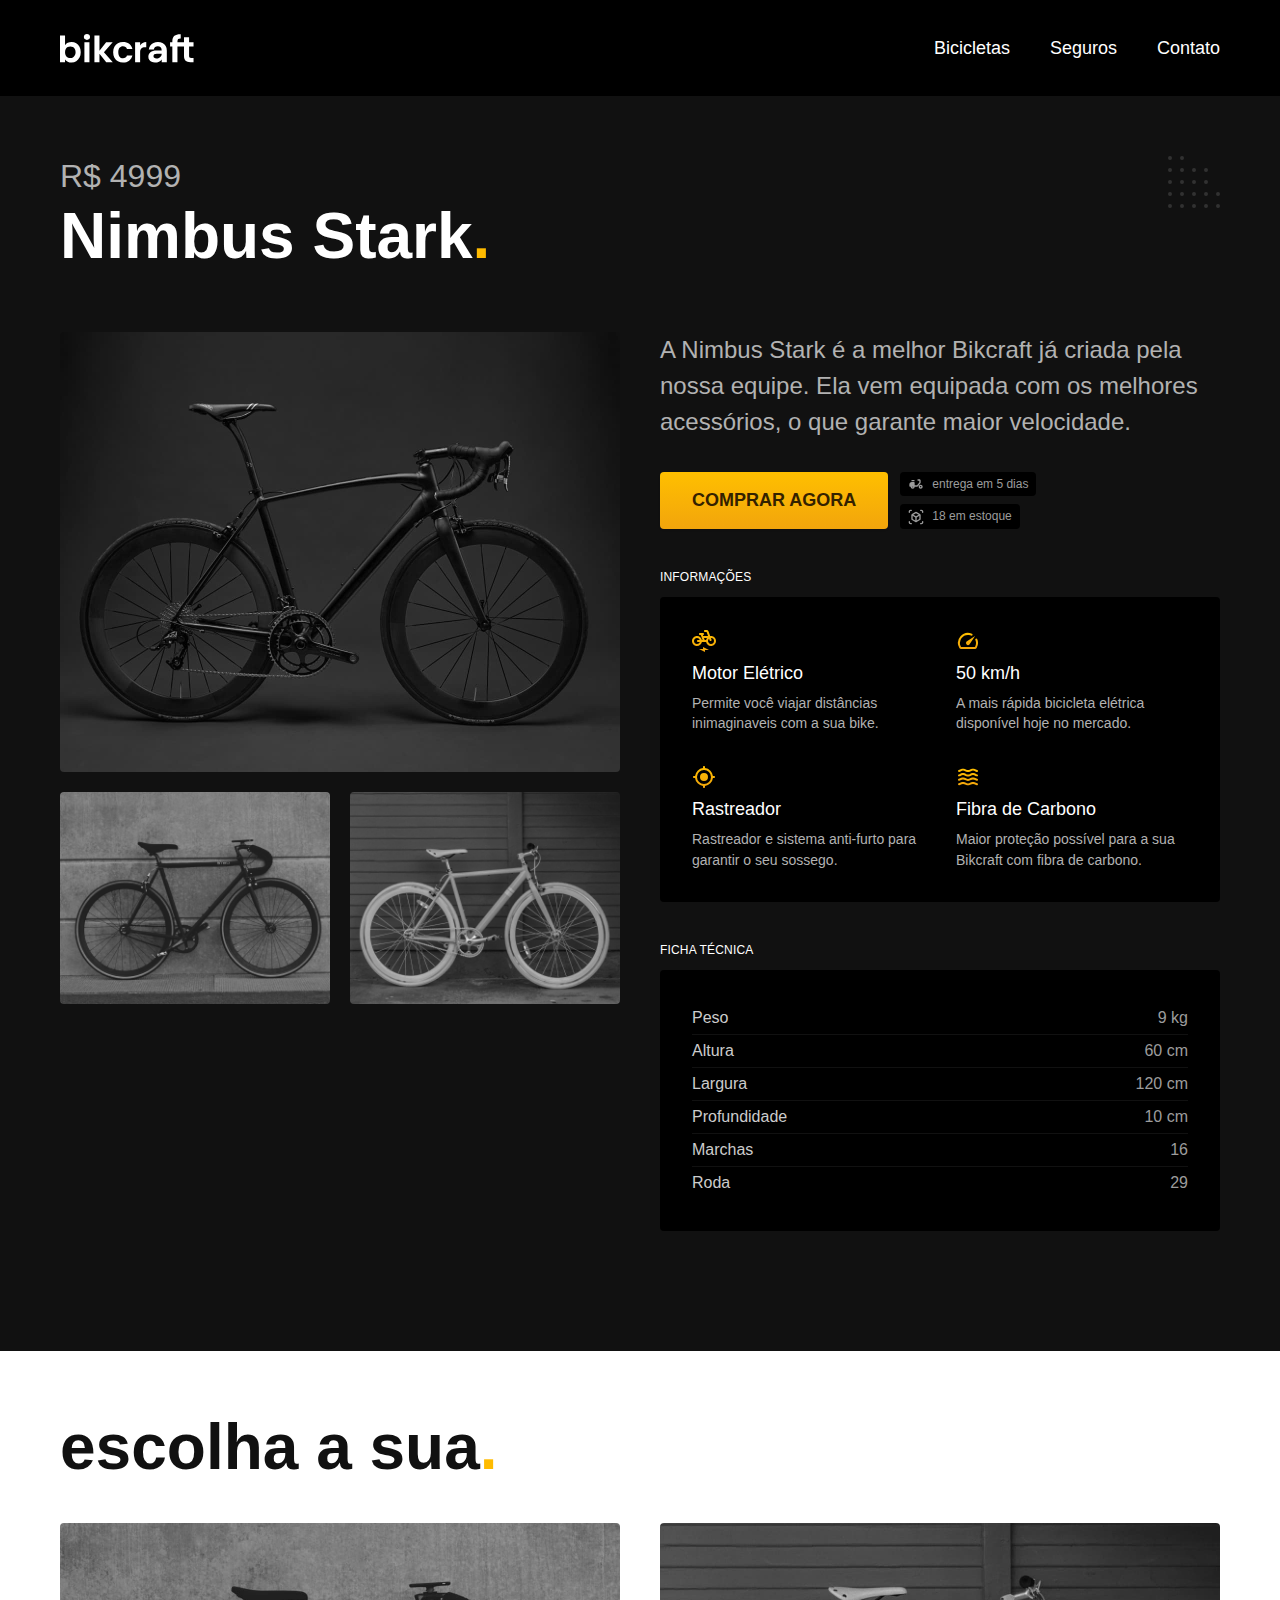
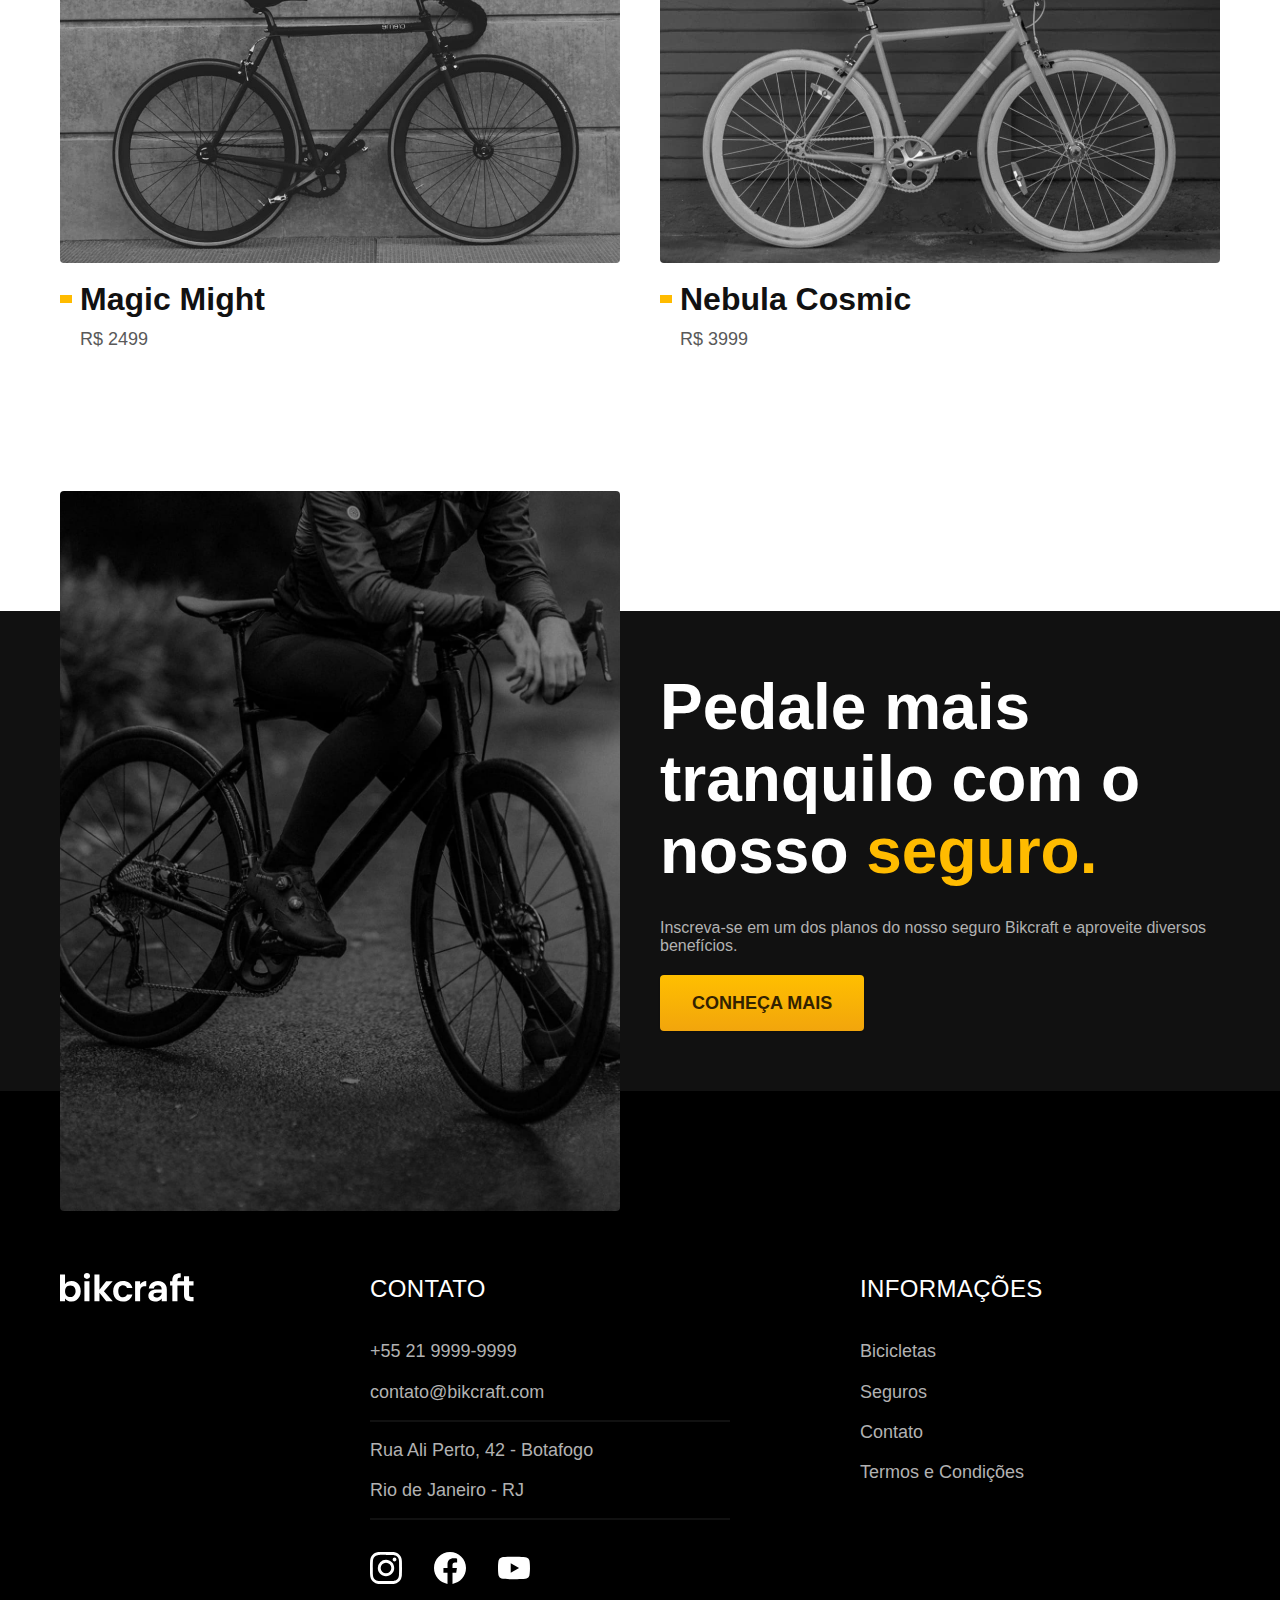
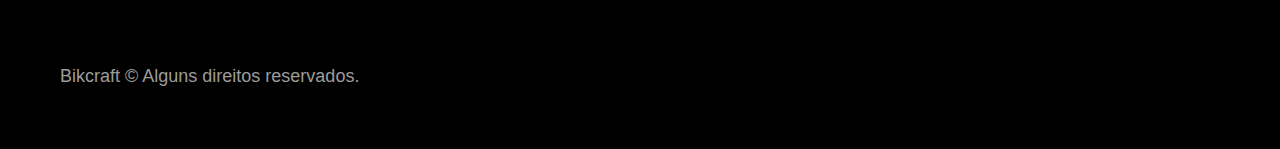
<file: bicicletas/nimbus.html>
<!DOCTYPE html>
<html lang="pt-br">

<head>
  <meta charset="UTF-8">
  <meta name="viewport" content="width=device-width, initial-scale=1.0">

  <title>Nimbus| Bikcraft</title>
  <meta name="description" content="Termos e condições.">

  <link rel="stylesheet" href="../css/style.css">
</head>

<body id="bicicleta">
  <header class="header-bg">
    <div class="header container">
      <a href="../">
        <img src="../img/bikcraft.svg" alt="Bikcraft">
      </a>

      <nav aria-label="primaria">
        <ul class="header-menu font-1-m cor-0">
          <li><a href="../bicicletas.html">Bicicletas</a></li>
          <li><a href="../seguros.html">Seguros</a></li>
          <li><a href="../contato.html">Contato</a></li>
        </ul>
      </nav>
    </div>
  </header>

  <main class="titulo-bg">
    <div>
      <div class="titulo container">
        <p class="font-2-xl cor-5">R$ 4999</p>
        <h1 class="font-1-xxl cor-0">Nimbus Stark<span class="cor-p1">.</span></h1>
      </div>
    </div>
    <div class="bicicleta container">
      <div class="bicicleta-imagens">
        <img src="../img/bicicleta/nimbus1.jpg" alt="">
        <img src="../img/bicicleta/nimbus2.jpg" alt="">
        <img src="../img/bicicleta/nimbus3.jpg" alt="">
      </div>
      <div class="bicicleta-conteudo">
        <p class="font-2-l cor-5">A Nimbus Stark é a melhor Bikcraft já criada pela nossa equipe. Ela vem equipada com os melhores acessórios, o que garante maior velocidade.</p>
        <div class="bicicleta-comprar">
          <a class="botao" href="../orcamento.html">Comprar Agora</a>
          <span class="font-1-xs cor-6"><img src="../img/icones/entrega.svg" alt=""> entrega em 5 dias</span>
          <span class="font-1-xs cor-6"><img src="../img/icones/estoque.svg" alt=""> 18 em estoque</span>
        </div>

        <h2 class="font-1-xs cor-0">Informações</h2>
        <ul class="bicicleta-informacoes">
          <li>
            <img src="../img/icones/eletrica.svg" alt="">
            <h3 class="font-1-m cor-0">Motor Elétrico</h3>
            <p class="font-2-xs cor-5">Permite você viajar distâncias inimaginaveis com a sua bike.</p>
          </li>
          <li>
            <img src="../img/icones/velocidade.svg" alt="">
            <h3 class="font-1-m cor-0">50 km/h</h3>
            <p class="font-2-xs cor-5">A mais rápida bicicleta elétrica disponível hoje no mercado.</p>
          </li>
          <li>
            <img src="../img/icones/rastreador.svg" alt="">
            <h3 class="font-1-m cor-0">Rastreador</h3>
            <p class="font-2-xs cor-5">Rastreador e sistema anti-furto para garantir o seu sossego.</p>
          </li>
          <li>
            <img src="../img/icones/carbono.svg" alt="">
            <h3 class="font-1-m cor-0">Fibra de Carbono</h3>
            <p class="font-2-xs cor-5">Maior proteção possível para a sua Bikcraft com fibra de carbono.</p>
          </li>
        </ul>
        <h2 class="font-1-xs cor-0">Ficha Técnica</h2>
        <ul class="bicicleta-ficha font-2-s cor-4">
          <li>Peso <span>9 kg</span></li>
          <li>Altura <span>60 cm</span></li>
          <li>Largura <span>120 cm</span></li>
          <li>Profundidade <span>10 cm</span></li>
          <li>Marchas <span>16</span></li>
          <li>Roda <span>29</span></li>
        </ul>
      </div>
    </div>
  </main>
      <article class="bicicletas-lista container">
        <h2 class="font-1-xxl">escolha a sua<span class="cor-p1">.</span></h2>
        <ul>
            <li>
                <a href="./magic.html">
                    <img src="../img/bicicletas/magic.jpg" alt="Bicicleta preta">
                    <h3 class="font-1-xl">Magic Might</h3>
                    <span class="font-2-m cor-8">R$ 2499</span>
                </a>
            </li>

            <li>
                <a href="./nebula.html">
                    <img src="../img/bicicletas/nebula.jpg" alt="Bicicleta preta">
                    <h3 class="font-1-xl">Nebula Cosmic</h3>
                    <span class="font-2-m cor-8">R$ 3999</span>
                </a>
            </li>
        </ul>
    </article>

    <article class="seguro-bg">
      <div class="seguro container">
        <div class="seguro-imagem">
          <img src="../img/fotos/seguros.jpg" alt="Pessoa parada em cima cima de uma bicicleta">
        </div>
      <div class="seguro-conteudo">
        <h2 class="font-1-xxl cor-0">Pedale mais tranquilo com o nosso <span class="cor-p1">seguro.</span></h2>
        <p class="font-2-1 cor-5">Inscreva-se em um dos planos do nosso seguro Bikcraft e aproveite diversos benefícios.</p>
        <a href="../seguros.html" class="botao">Conheça Mais</a>
      </div>
      </div>
    </article>


  <footer class="footer-bg">
    <div class="footer container">
      <img src="../img/bikcraft.svg" alt="Bikcraft">
      <div class="footer-contato">
        <h3 class="font-2-l-b cor-0">Contato</h3>
        <ul class="font-2-m cor-5">
          <li><a href="tel:+552199999999">+55 21 9999-9999</a></li>
          <li><a href="mailto:contato@bikcraft.com">contato@bikcraft.com</a></li>
          <li>Rua Ali Perto, 42 - Botafogo</li>
          <li>Rio de Janeiro - RJ</li>
        </ul>
        <div class="footer-redes">
          <a href="../">
            <img src="../img/redes/instagram.svg" alt="Instagram">
          </a>
          <a href="../">
            <img src="../img/redes/facebook.svg" alt="Facebook">
          </a>
          <a href="../">
            <img src="../img/redes/youtube.svg" alt="Youtube">
          </a>
        </div>
      </div>
      <div class="footer-informacoes">
        <h3 class="font-2-l-b cor-0">Informações</h3>
        <nav>
          <ul class="font-1-m cor-5">
            <li><a href="../bicicletas.html">Bicicletas</a></li>
            <li><a href="../seguros.html">Seguros</a></li>
            <li><a href="../contato.html">Contato</a></li>
            <li><a href="../termos.html">Termos e Condições</a></li>
          </ul>
        </nav>
      </div>
      <p class="footer-copy font-2-m cor-6">Bikcraft © Alguns direitos reservados.</p>
    </div>
  </footer>
</body>

</html>
</file>
<file: css/style.css>
@import "./global/global.css";
@import "./utilidades/tipografia.css";
@import "./utilidades/cores.css";

@import "./global/header.css";
@import "./global/footer.css";

/* Utilidades */
@import "./utilidades/componentes.css";
@import "./utilidades/formulario.css";

/* Home */
@import "./home/introducao.css";
@import "./home/tecnologia.css";
@import "./home/parceiros.css";
@import "./home/depoimento.css";

/* Bicicletas */
@import "./bicicletas/bicicletas-lista.css";
@import "./bicicletas/bicicletas.css";

/* Bicicleta */
@import "./bicicleta/bicicleta.css";
@import "./bicicleta/seguro.css";

/* Seguros */
@import "./seguros/seguros.css";
@import "./seguros/vantagens.css";
@import "./seguros/perguntas.css";

/* Contato */
@import "./contato/contato.css";
@import "./contato/lojas.css";

/* Contato */
@import "./orcamento/orcamento.css";

/* Termos */
@import "./termos/termos.css";
</file>
